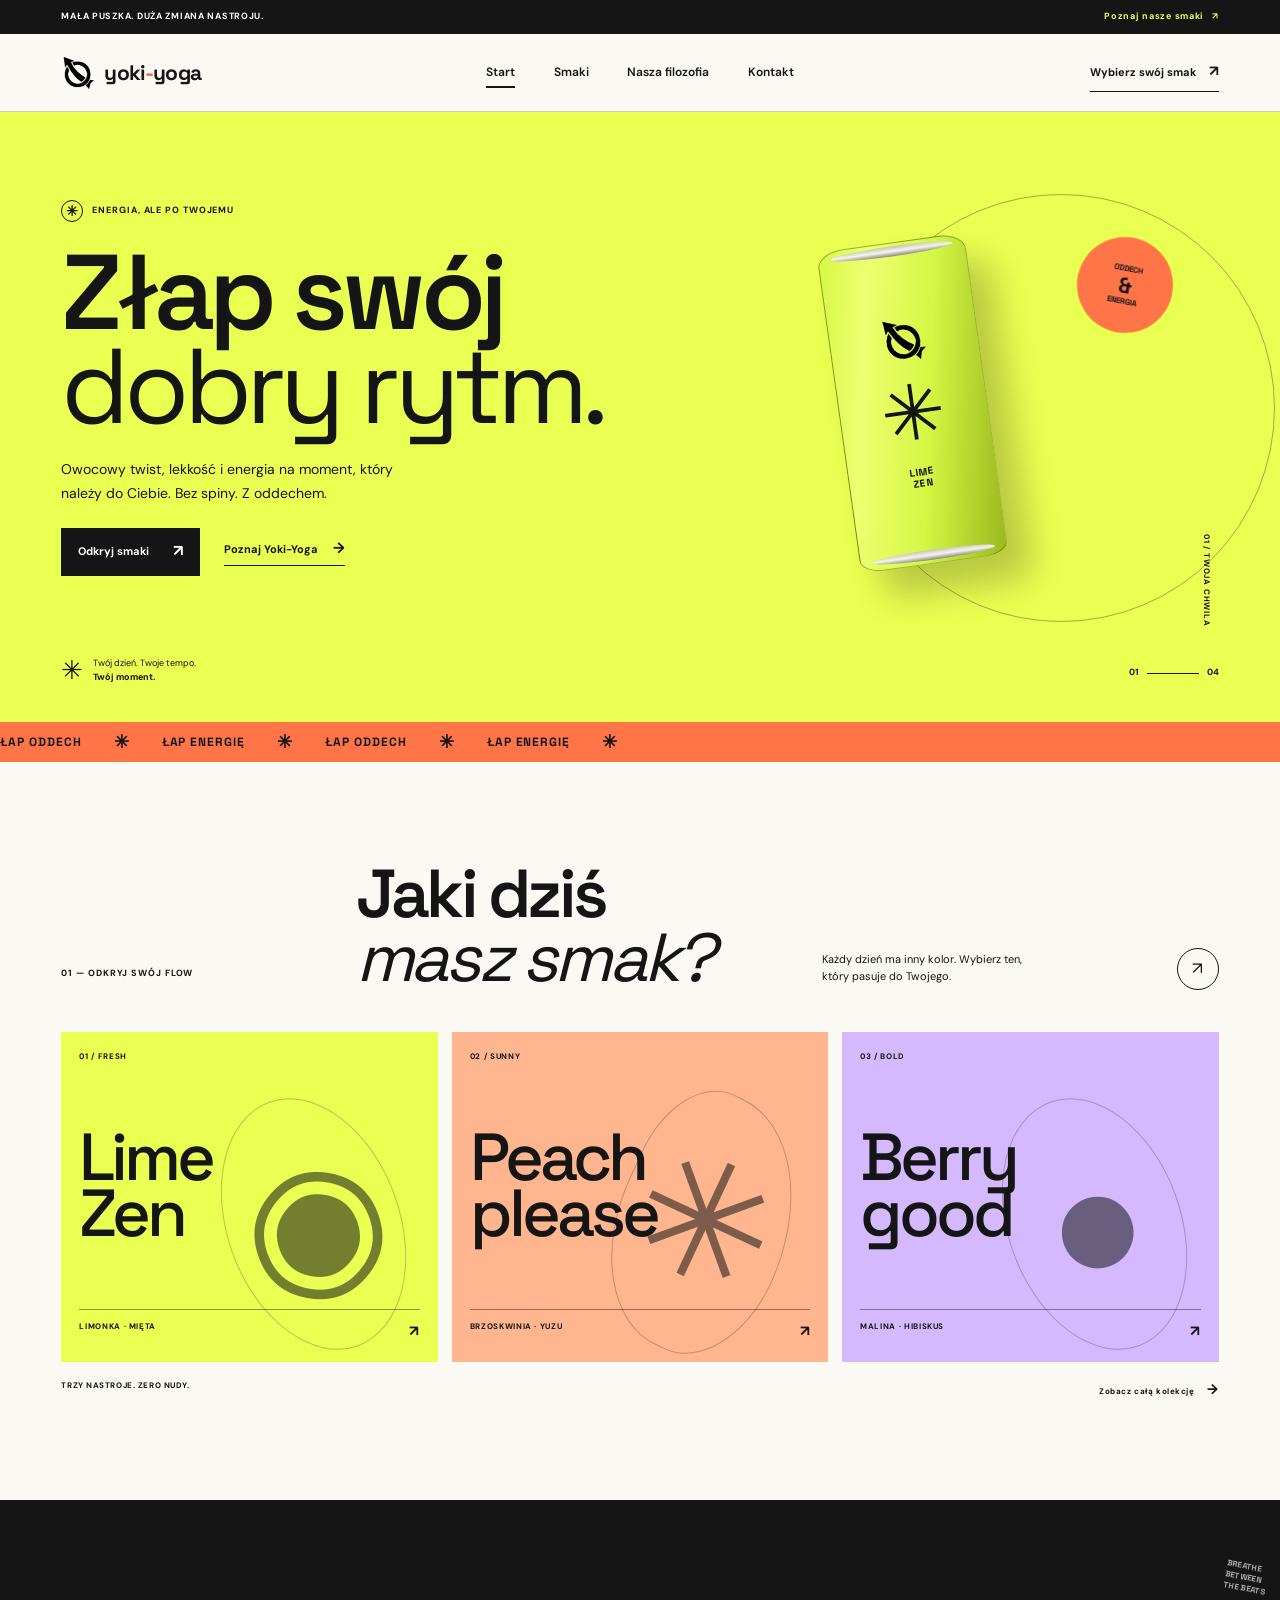
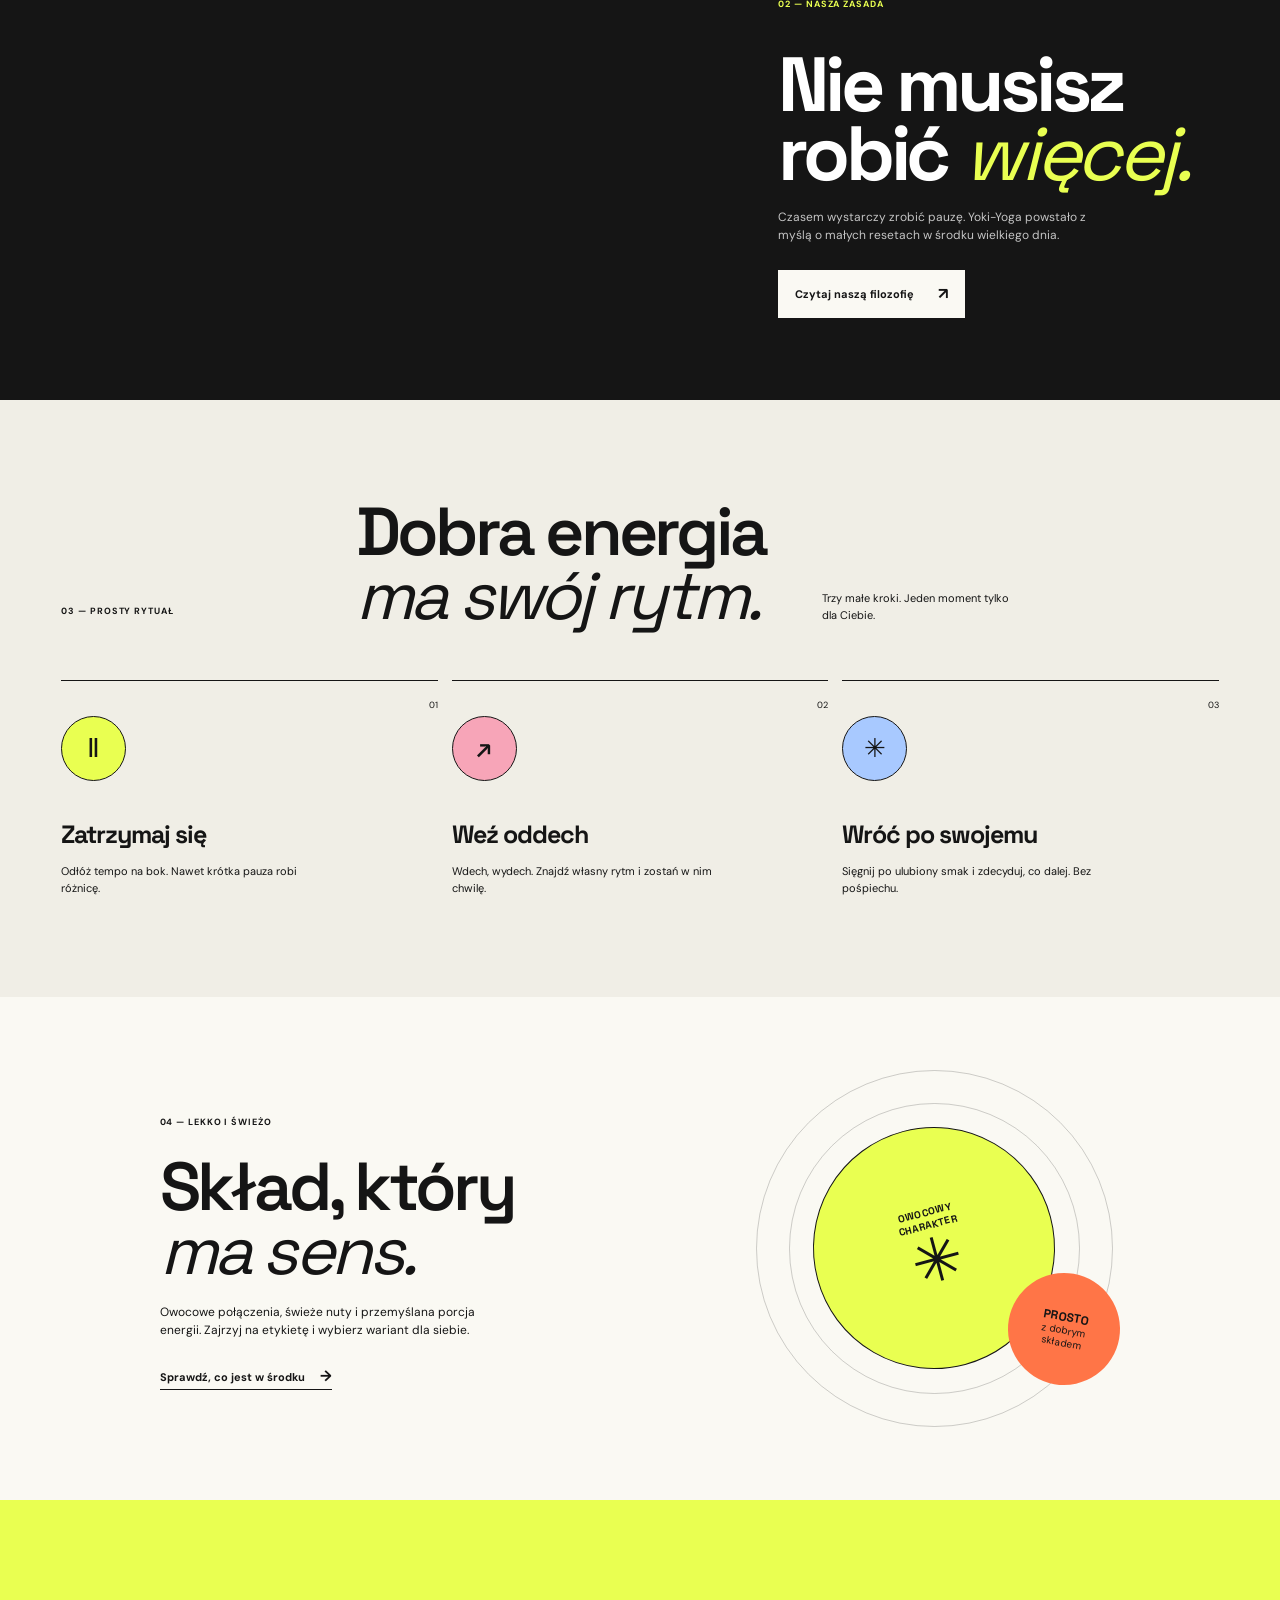
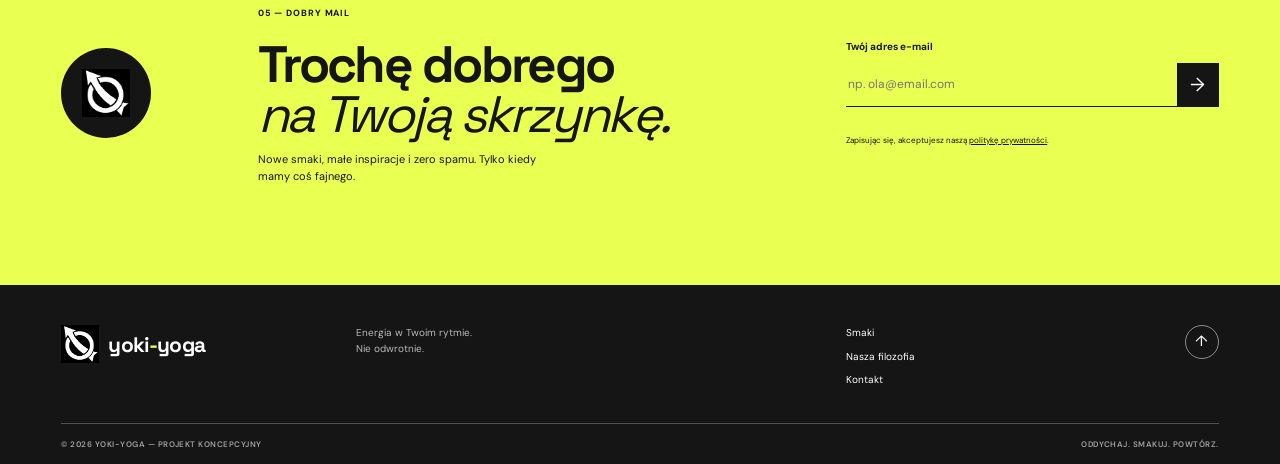
<file: index.html>
<!doctype html>
<html lang="pl">
<head>
	<meta charset="utf-8">
	<meta name="viewport" content="width=device-width, initial-scale=1">
	<meta name="theme-color" content="#e9ff51">
	<meta name="description" content="Yoki-Yoga: energia w swoim rytmie. Poznaj lekkie, owocowe napoje i znajdź smak na swój dzień.">
	<title>Yoki-Yoga — energia w swoim rytmie</title>
	<link rel="preconnect" href="https://fonts.googleapis.com">
	<link rel="preconnect" href="https://fonts.gstatic.com" crossorigin>
	<link href="https://fonts.googleapis.com/css2?family=DM+Sans:wght@400;500;600;700&family=Space+Grotesk:wght@400;500;600;700&display=swap" rel="stylesheet">
	<link rel="stylesheet" href="style.css">
	<script src="script.js" defer></script>
</head>
<body>
	<div class="announcement"><span>MAŁA PUSZKA. DUŻA ZMIANA NASTROJU.</span><a href="smaki.html">Poznaj nasze smaki <span aria-hidden="true">↗</span></a></div>
	<header class="site-header">
		<a class="brand" href="index.html" aria-label="Yoki-Yoga, strona główna"><img src="logo2.png" alt=""><span>yoki<span class="brand-dot">-</span>yoga</span></a>
		<button class="menu-toggle" type="button" aria-expanded="false" aria-controls="main-nav" aria-label="Otwórz menu"><span></span><span></span></button>
		<nav class="main-nav" id="main-nav" aria-label="Główna nawigacja">
			<a class="active" href="index.html">Start</a><a href="smaki.html">Smaki</a><a href="filozofia.html">Nasza filozofia</a><a href="kontakt.html">Kontakt</a>
		</nav>
		<a class="header-cta" href="smaki.html">Wybierz swój smak <span aria-hidden="true">↗</span></a>
	</header>

	<main>
		<section class="hero grid-12" aria-labelledby="hero-title">
			<div class="hero-copy">
				<p class="eyebrow"><span class="eyebrow-mark">✳</span> ENERGIA, ALE PO TWOJEMU</p>
				<h1 id="hero-title">Złap swój<br><span>dobry rytm.</span></h1>
				<p class="hero-lede">Owocowy twist, lekkość i energia na moment, który należy do Ciebie. Bez spiny. Z oddechem.</p>
				<div class="hero-actions"><a class="button button-dark" href="smaki.html">Odkryj smaki <span aria-hidden="true">↗</span></a><a class="text-link" href="filozofia.html">Poznaj Yoki-Yoga <span aria-hidden="true">→</span></a></div>
				<div class="hero-note"><span class="note-star">✳</span><span>Twój dzień. Twoje tempo.<br><strong>Twój moment.</strong></span></div>
			</div>
			<div class="hero-visual" role="img" aria-label="Kolorowy owocowy napój na letnim stole">
				<div class="hero-image"></div><div class="hero-sticker"><span>ODDECH</span><strong>&</strong><span>ENERGIA</span></div>
				<div class="hero-can"><div class="can-top"></div><img class="can-brand" src="logo2.png" alt="Yoki-Yoga"><div class="can-fruit">✳</div><div class="can-label">LIME<br>ZEN</div><div class="can-bottom"></div></div>
				<span class="hero-side-label">01 / TWOJA CHWILA</span>
			</div>
			<div class="hero-index"><span>01</span><span class="index-line"></span><span>04</span></div>
		</section>

		<section class="ticker" aria-label="Nasze wartości"><div class="ticker-track"><span>ŁAP ODDECH</span><b>✳</b><span>ŁAP ENERGIĘ</span><b>✳</b><span>ŁAP ODDECH</span><b>✳</b><span>ŁAP ENERGIĘ</span><b>✳</b></div></section>

		<section class="flavours section-pad" aria-labelledby="flavours-title">
			<div class="section-heading grid-12"><div class="section-kicker">01 — ODKRYJ SWÓJ FLOW</div><div class="section-heading-main"><h2 id="flavours-title">Jaki dziś<br><em>masz smak?</em></h2><p>Każdy dzień ma inny kolor. Wybierz ten, który pasuje do Twojego.</p></div><a class="round-link" href="smaki.html" aria-label="Zobacz wszystkie smaki">↗</a></div>
			<div class="flavour-grid grid-12">
				<a class="flavour-card flavour-lime" href="smaki.html#lime"><span class="flavour-number">01 / FRESH</span><span class="fruit-orbit">◉</span><h3>Lime<br>Zen</h3><span class="flavour-bottom">LIMONKA · MIĘTA <b>↗</b></span></a>
				<a class="flavour-card flavour-peach" href="smaki.html#peach"><span class="flavour-number">02 / SUNNY</span><span class="fruit-orbit">✳</span><h3>Peach<br> please</h3><span class="flavour-bottom">BRZOSKWINIA · YUZU <b>↗</b></span></a>
				<a class="flavour-card flavour-berry" href="smaki.html#berry"><span class="flavour-number">03 / BOLD</span><span class="fruit-orbit">●</span><h3>Berry<br>good</h3><span class="flavour-bottom">MALINA · HIBISKUS <b>↗</b></span></a>
			</div>
			<div class="flavour-foot"><span>TRZY NASTROJE. ZERO NUDY.</span><a href="smaki.html">Zobacz całą kolekcję <span>→</span></a></div>
		</section>

		<section class="manifesto grid-12" aria-labelledby="manifesto-title">
			<div class="manifesto-image" role="img" aria-label="Świeże owoce i zioła" ></div>
			<div class="manifesto-copy"><span class="section-kicker">02 — NASZA ZASADA</span><h2 id="manifesto-title">Nie musisz<br>robić <em>więcej.</em></h2><p>Czasem wystarczy zrobić pauzę. Yoki-Yoga powstało z myślą o małych resetach w środku wielkiego dnia.</p><a class="button button-light" href="filozofia.html">Czytaj naszą filozofię <span>↗</span></a><span class="manifesto-stamp">BREATHE<br>BETWEEN<br>THE BEATS</span></div>
		</section>

		<section class="ritual section-pad" aria-labelledby="ritual-title">
			<div class="section-heading grid-12"><div class="section-kicker">03 — PROSTY RYTUAŁ</div><div class="section-heading-main"><h2 id="ritual-title">Dobra energia<br><em>ma swój rytm.</em></h2><p>Trzy małe kroki. Jeden moment tylko dla Ciebie.</p></div></div>
			<div class="ritual-grid grid-12">
				<article class="ritual-step"><span class="step-no">01</span><div class="step-icon icon-pause">Ⅱ</div><h3>Zatrzymaj się</h3><p>Odłóż tempo na bok. Nawet krótka pauza robi różnicę.</p></article>
				<article class="ritual-step"><span class="step-no">02</span><div class="step-icon icon-breathe">↗</div><h3>Weź oddech</h3><p>Wdech, wydech. Znajdź własny rytm i zostań w nim chwilę.</p></article>
				<article class="ritual-step"><span class="step-no">03</span><div class="step-icon icon-sip">✳</div><h3>Wróć po swojemu</h3><p>Sięgnij po ulubiony smak i zdecyduj, co dalej. Bez pośpiechu.</p></article>
			</div>
		</section>

		<section class="ingredients grid-12" aria-labelledby="ingredients-title">
			<div class="ingredients-copy"><span class="section-kicker">04 — LEKKO I ŚWIEŻO</span><h2 id="ingredients-title">Skład, który<br><em>ma sens.</em></h2><p>Owocowe połączenia, świeże nuty i przemyślana porcja energii. Zajrzyj na etykietę i wybierz wariant dla siebie.</p><a class="text-link" href="smaki.html#sklad">Sprawdź, co jest w środku <span>→</span></a></div>
			<div class="ingredients-art"><div class="ingredient-ring"><span>OWOCOWY<br>CHARAKTER</span><i>✳</i></div><div class="ingredient-caption"><b>PROSTO</b><span>z dobrym<br>składem</span></div><span class="ingredient-orbit orbit-one"></span><span class="ingredient-orbit orbit-two"></span></div>
		</section>

		<section class="newsletter section-pad" aria-labelledby="newsletter-title"><div class="newsletter-inner grid-12"><div class="newsletter-mark"><img src="logo1.png" alt=""></div><div class="newsletter-copy"><span class="section-kicker">05 — DOBRY MAIL</span><h2 id="newsletter-title">Trochę dobrego<br><em>na Twoją skrzynkę.</em></h2><p>Nowe smaki, małe inspiracje i zero spamu. Tylko kiedy mamy coś fajnego.</p></div><form class="newsletter-form" data-demo-form><label for="newsletter-email">Twój adres e-mail</label><div class="input-row"><input id="newsletter-email" type="email" placeholder="np. ola@email.com" required><button type="submit" aria-label="Zapisz się do newslettera">→</button></div><p class="form-feedback" aria-live="polite"></p><small>Zapisując się, akceptujesz naszą <a href="kontakt.html#prywatnosc">politykę prywatności</a>.</small></form></div></section>
	</main>

	<footer class="site-footer"><div class="footer-main grid-12"><a class="brand brand-footer" href="index.html"><img src="logo1.png" alt=""><span>yoki<span class="brand-dot">-</span>yoga</span></a><p>Energia w Twoim rytmie.<br>Nie odwrotnie.</p><div class="footer-nav"><a href="smaki.html">Smaki</a><a href="filozofia.html">Nasza filozofia</a><a href="kontakt.html">Kontakt</a></div><a class="footer-top" href="#top" aria-label="Wróć na górę">↑</a></div><div class="footer-bottom"><span>© 2026 YOKI-YOGA — PROJEKT KONCEPCYJNY</span><span>ODDYCHAJ. SMAKUJ. POWTÓRZ.</span></div></footer>
</body>
</html>
</file>
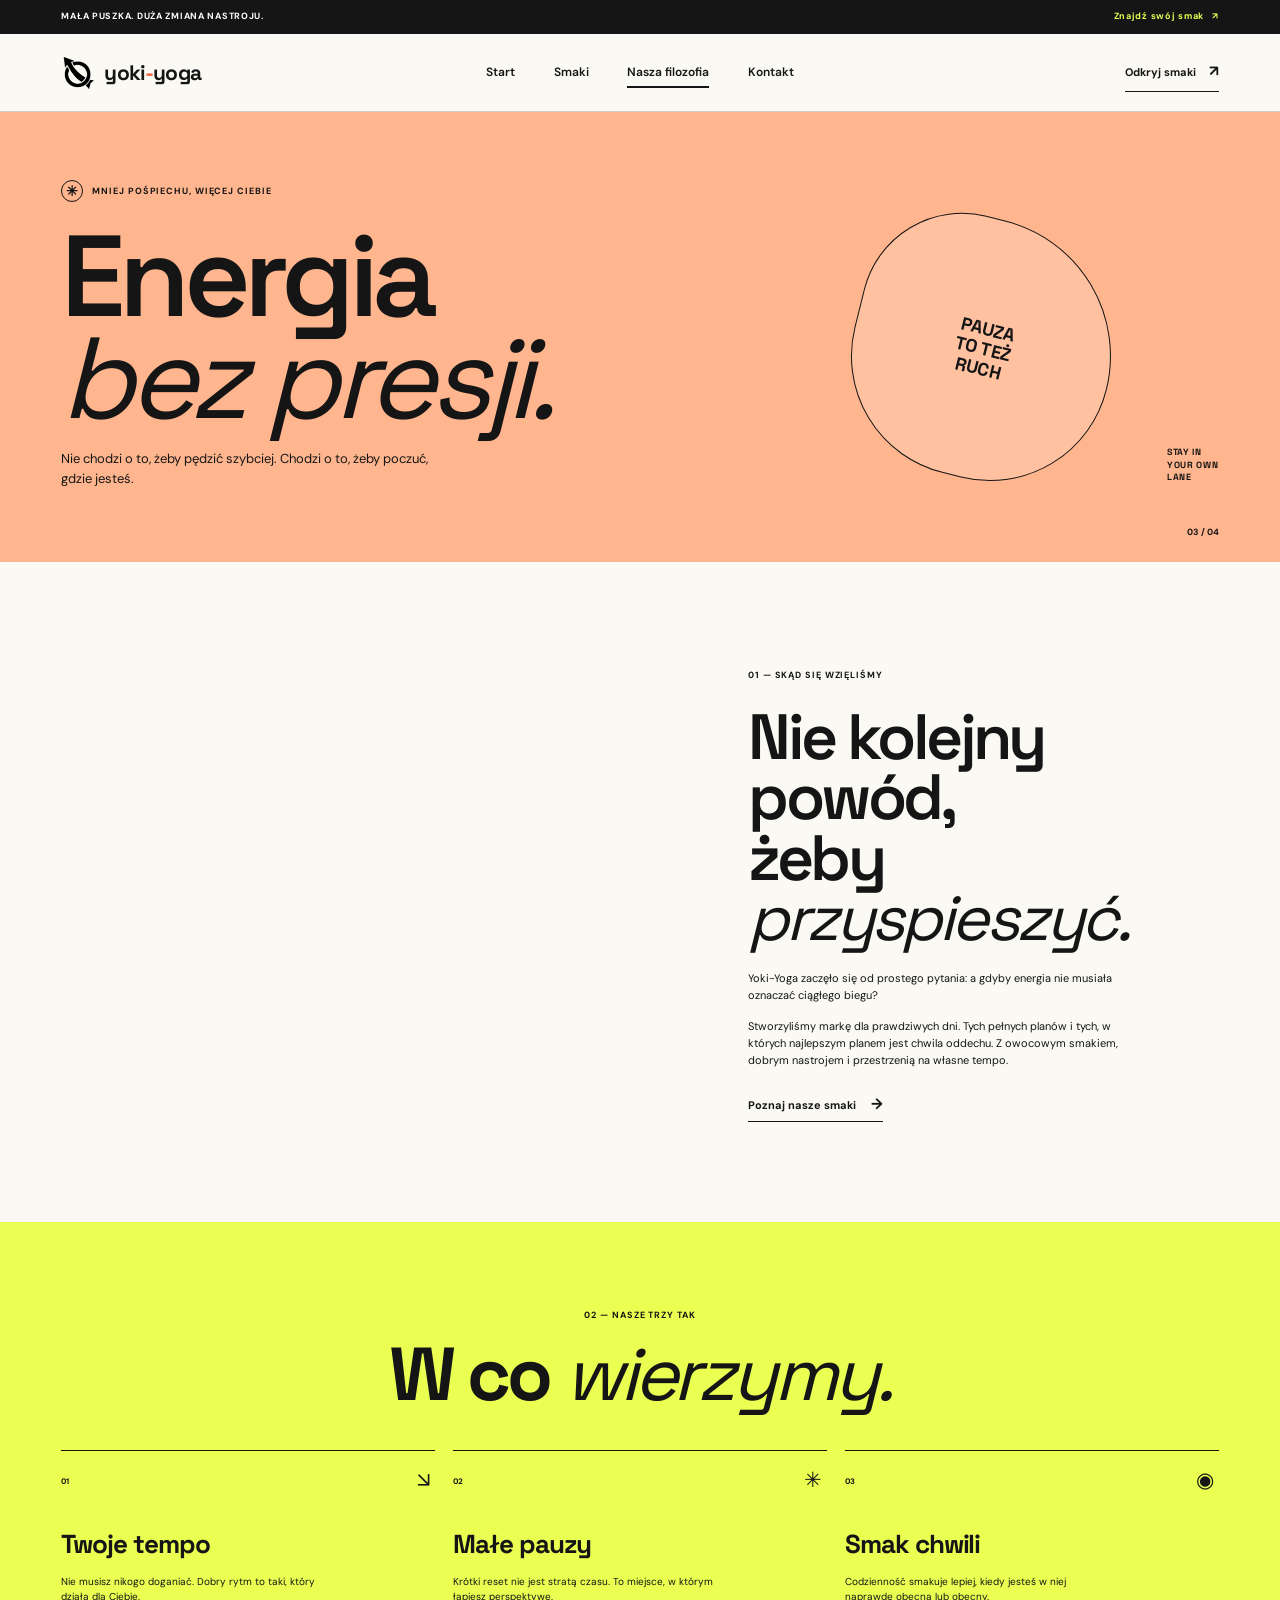
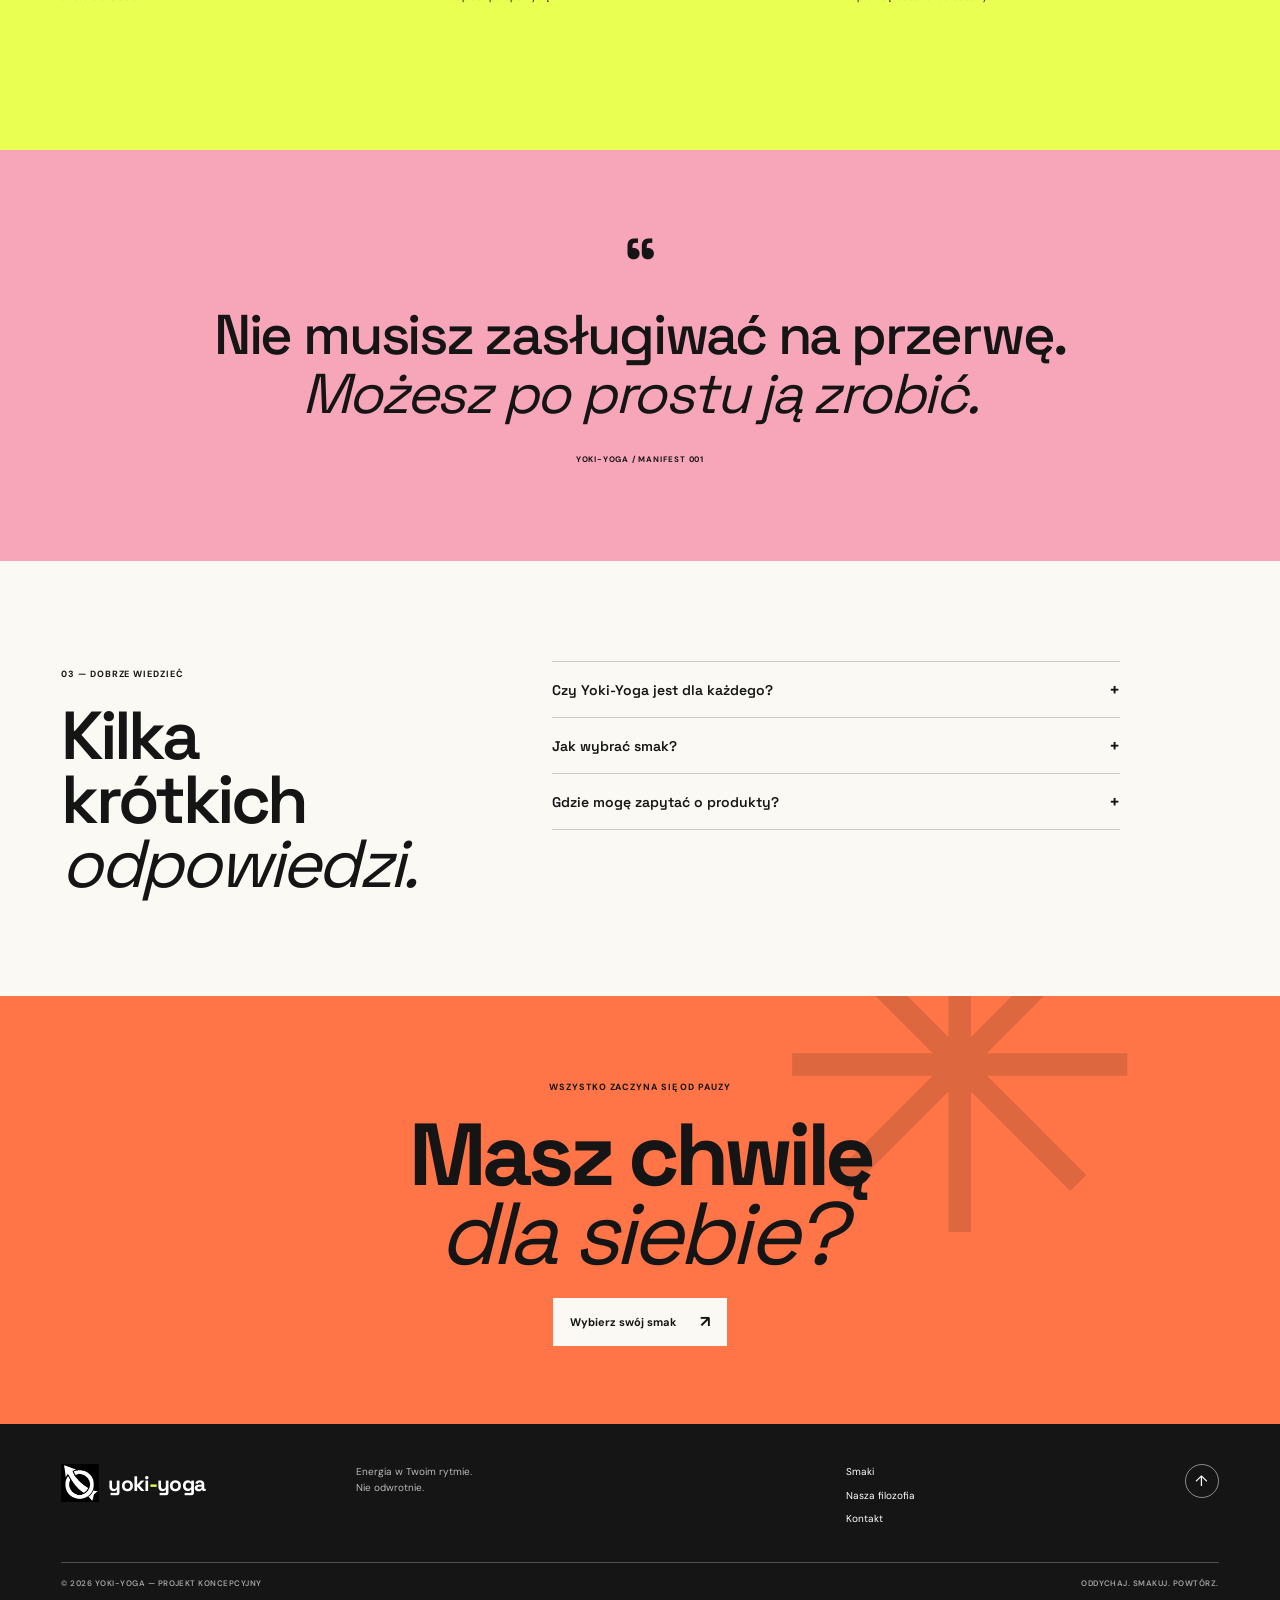
<file: filozofia.html>
<!doctype html>
<html lang="pl">
<head>
  <meta charset="utf-8"><meta name="viewport" content="width=device-width, initial-scale=1"><meta name="theme-color" content="#e9ff51">
  <meta name="description" content="Poznaj filozofię Yoki-Yoga: świadome pauzy, własne tempo i smak codzienności.">
  <title>Nasza filozofia — Yoki-Yoga</title>
  <link rel="preconnect" href="https://fonts.googleapis.com"><link rel="preconnect" href="https://fonts.gstatic.com" crossorigin><link href="https://fonts.googleapis.com/css2?family=DM+Sans:wght@400;500;600;700&family=Space+Grotesk:wght@400;500;600;700&display=swap" rel="stylesheet">
  <link rel="stylesheet" href="style.css"><script src="script.js" defer></script>
</head>
<body>
  <div class="announcement"><span>MAŁA PUSZKA. DUŻA ZMIANA NASTROJU.</span><a href="smaki.html">Znajdź swój smak <span>↗</span></a></div>
  <header class="site-header"><a class="brand" href="index.html" aria-label="Yoki-Yoga, strona główna"><img src="logo2.png" alt=""><span>yoki<span class="brand-dot">-</span>yoga</span></a><button class="menu-toggle" type="button" aria-expanded="false" aria-controls="main-nav" aria-label="Otwórz menu"><span></span><span></span></button><nav class="main-nav" id="main-nav" aria-label="Główna nawigacja"><a href="index.html">Start</a><a href="smaki.html">Smaki</a><a class="active" href="filozofia.html">Nasza filozofia</a><a href="kontakt.html">Kontakt</a></nav><a class="header-cta" href="smaki.html">Odkryj smaki <span>↗</span></a></header>
  <main>
    <section class="page-hero page-hero-peach grid-12"><div class="page-hero-copy"><p class="eyebrow"><span class="eyebrow-mark">✳</span> MNIEJ POŚPIECHU, WIĘCEJ CIEBIE</p><h1>Energia<br><em>bez presji.</em></h1><p>Nie chodzi o to, żeby pędzić szybciej. Chodzi o to, żeby poczuć, gdzie jesteś.</p></div><div class="page-hero-art philosophy-art"><div class="page-orbit">PAUZA<br>TO TEŻ<br>RUCH</div><span class="page-art-note">STAY IN<br>YOUR OWN<br>LANE</span></div><div class="page-hero-index">03 / 04</div></section>
    <section class="manifesto-story section-pad grid-12"><div class="story-image" role="img" aria-label="Spokojna chwila przy szklance owocowego napoju"></div><div class="story-copy"><span class="section-kicker">01 — SKĄD SIĘ WZIĘLIŚMY</span><h2>Nie kolejny powód,<br>żeby <em>przyspieszyć.</em></h2><p>Yoki-Yoga zaczęło się od prostego pytania: a gdyby energia nie musiała oznaczać ciągłego biegu?</p><p>Stworzyliśmy markę dla prawdziwych dni. Tych pełnych planów i tych, w których najlepszym planem jest chwila oddechu. Z owocowym smakiem, dobrym nastrojem i przestrzenią na własne tempo.</p><a class="text-link" href="smaki.html">Poznaj nasze smaki <span>→</span></a></div></section>
    <section class="values-section"><div class="values-heading"><span class="section-kicker">02 — NASZE TRZY TAK</span><h2>W co <em>wierzymy.</em></h2></div><div class="values-grid grid-12"><article class="value-item"><span class="value-index">01</span><span class="value-symbol">↘</span><h3>Twoje tempo</h3><p>Nie musisz nikogo doganiać. Dobry rytm to taki, który działa dla Ciebie.</p></article><article class="value-item"><span class="value-index">02</span><span class="value-symbol">✳</span><h3>Małe pauzy</h3><p>Krótki reset nie jest stratą czasu. To miejsce, w którym łapiesz perspektywę.</p></article><article class="value-item"><span class="value-index">03</span><span class="value-symbol">◉</span><h3>Smak chwili</h3><p>Codzienność smakuje lepiej, kiedy jesteś w niej naprawdę obecna lub obecny.</p></article></div></section>
    <section class="quote-section"><span class="quote-symbol">“</span><blockquote>Nie musisz zasługiwać na przerwę.<br><em>Możesz po prostu ją zrobić.</em></blockquote><span class="quote-caption">YOKI-YOGA / MANIFEST 001</span></section>
    <section class="faq-section section-pad"><div class="faq-heading"><span class="section-kicker">03 — DOBRZE WIEDZIEĆ</span><h2>Kilka krótkich<br><em>odpowiedzi.</em></h2></div><div class="faq-list"><details><summary>Czy Yoki-Yoga jest dla każdego?<span>+</span></summary><p>Marka jest zaproszeniem do świadomej chwili dla dorosłych. Przed wyborem napoju zawsze sprawdź skład i informacje na etykiecie.</p></details><details><summary>Jak wybrać smak?<span>+</span></summary><p>Wybierz według nastroju: Lime Zen jest rześki, Peach Please owocowy i słoneczny, a Berry Good ma wyrazisty, kwiatowy charakter.</p></details><details><summary>Gdzie mogę zapytać o produkty?<span>+</span></summary><p>Napisz do nas przez formularz kontaktowy. Chętnie odpowiemy na pytania dotyczące marki i produktów.</p></details></div></section>
    <section class="bottom-cta"><span class="section-kicker">WSZYSTKO ZACZYNA SIĘ OD PAUZY</span><h2>Masz chwilę<br><em>dla siebie?</em></h2><a class="button button-light" href="smaki.html">Wybierz swój smak <span>↗</span></a><span class="bottom-cta-mark">✳</span></section>
  </main>
  <footer class="site-footer"><div class="footer-main grid-12"><a class="brand brand-footer" href="index.html"><img src="logo1.png" alt=""><span>yoki<span class="brand-dot">-</span>yoga</span></a><p>Energia w Twoim rytmie.<br>Nie odwrotnie.</p><div class="footer-nav"><a href="smaki.html">Smaki</a><a href="filozofia.html">Nasza filozofia</a><a href="kontakt.html">Kontakt</a></div><a class="footer-top" href="#top" aria-label="Wróć na górę">↑</a></div><div class="footer-bottom"><span>© 2026 YOKI-YOGA — PROJEKT KONCEPCYJNY</span><span>ODDYCHAJ. SMAKUJ. POWTÓRZ.</span></div></footer>
</body></html>
</file>
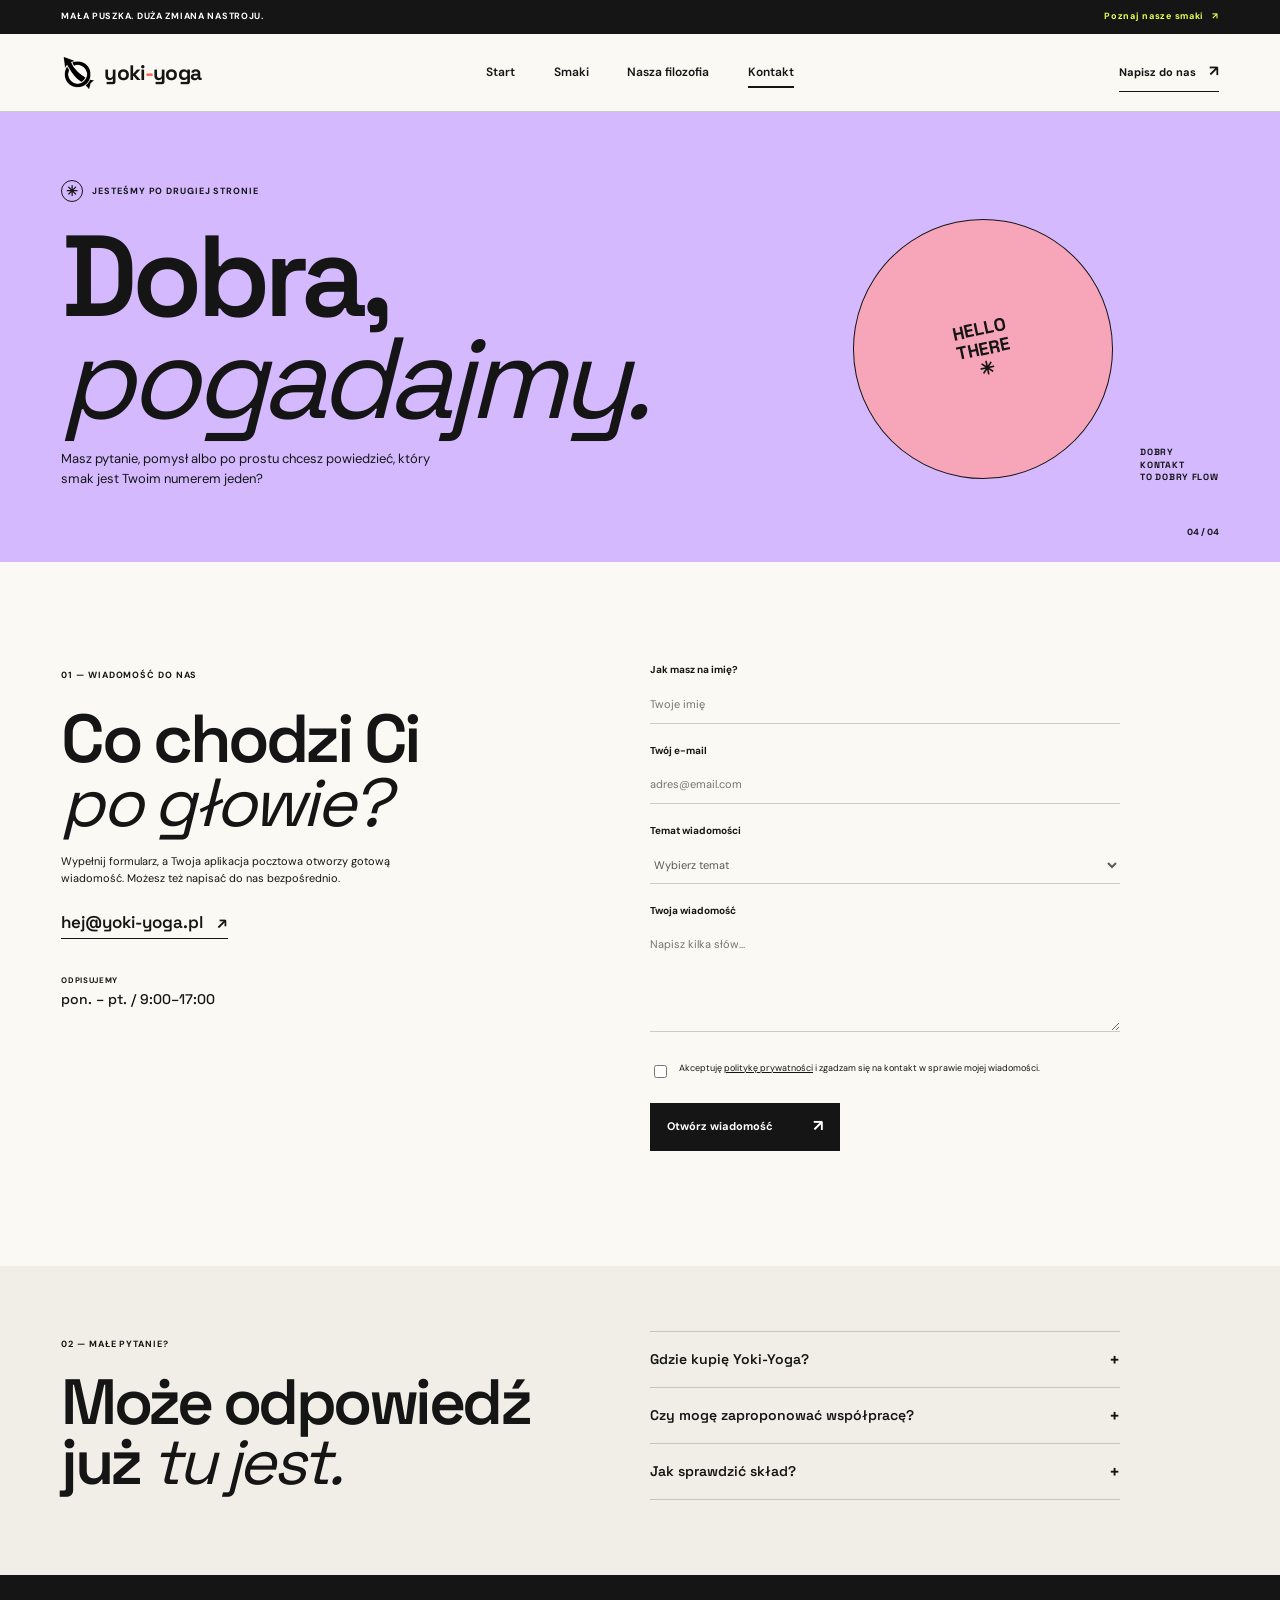
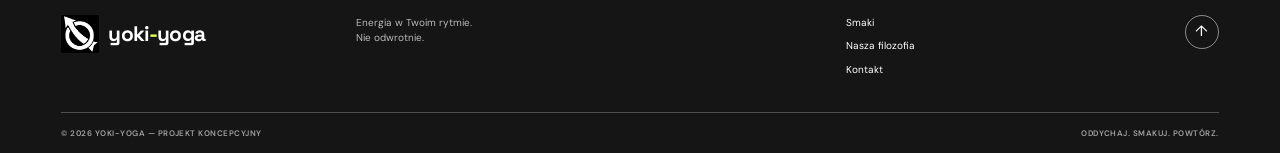
<file: kontakt.html>
<!doctype html>
<html lang="pl">
<head>
  <meta charset="utf-8"><meta name="viewport" content="width=device-width, initial-scale=1"><meta name="theme-color" content="#e9ff51">
  <meta name="description" content="Skontaktuj się z Yoki-Yoga. Napisz do nas o smakach, współpracy lub po prostu po więcej informacji.">
  <title>Kontakt — Yoki-Yoga</title>
  <link rel="preconnect" href="https://fonts.googleapis.com"><link rel="preconnect" href="https://fonts.gstatic.com" crossorigin><link href="https://fonts.googleapis.com/css2?family=DM+Sans:wght@400;500;600;700&family=Space+Grotesk:wght@400;500;600;700&display=swap" rel="stylesheet">
  <link rel="stylesheet" href="style.css"><script src="script.js" defer></script>
</head>
<body>
  <div class="announcement"><span>MAŁA PUSZKA. DUŻA ZMIANA NASTROJU.</span><a href="smaki.html">Poznaj nasze smaki <span>↗</span></a></div>
  <header class="site-header"><a class="brand" href="index.html" aria-label="Yoki-Yoga, strona główna"><img src="logo2.png" alt=""><span>yoki<span class="brand-dot">-</span>yoga</span></a><button class="menu-toggle" type="button" aria-expanded="false" aria-controls="main-nav" aria-label="Otwórz menu"><span></span><span></span></button><nav class="main-nav" id="main-nav" aria-label="Główna nawigacja"><a href="index.html">Start</a><a href="smaki.html">Smaki</a><a href="filozofia.html">Nasza filozofia</a><a class="active" href="kontakt.html">Kontakt</a></nav><a class="header-cta" href="mailto:hej@yoki-yoga.pl">Napisz do nas <span>↗</span></a></header>
  <main>
    <section class="page-hero page-hero-berry grid-12"><div class="page-hero-copy"><p class="eyebrow"><span class="eyebrow-mark">✳</span> JESTEŚMY PO DRUGIEJ STRONIE</p><h1>Dobra,<br><em>pogadajmy.</em></h1><p>Masz pytanie, pomysł albo po prostu chcesz powiedzieć, który smak jest Twoim numerem jeden?</p></div><div class="page-hero-art contact-art"><div class="page-orbit">HELLO<br>THERE<br>✳</div><span class="page-art-note">DOBRY<br>KONTAKT<br>TO DOBRY FLOW</span></div><div class="page-hero-index">04 / 04</div></section>
    <section class="contact-section section-pad grid-12"><div class="contact-intro"><span class="section-kicker">01 — WIADOMOŚĆ DO NAS</span><h2>Co chodzi Ci<br><em>po głowie?</em></h2><p>Wypełnij formularz, a Twoja aplikacja pocztowa otworzy gotową wiadomość. Możesz też napisać do nas bezpośrednio.</p><a class="contact-email" href="mailto:hej@yoki-yoga.pl">hej@yoki-yoga.pl <span>↗</span></a><div class="contact-hours"><span>ODPISUJEMY</span><strong>pon. – pt. / 9:00–17:00</strong></div></div>
      <form class="contact-form" data-contact-form>
        <div class="form-field"><label for="contact-name">Jak masz na imię?</label><input id="contact-name" name="name" type="text" placeholder="Twoje imię" autocomplete="name" required></div>
        <div class="form-field"><label for="contact-email">Twój e-mail</label><input id="contact-email" name="email" type="email" placeholder="adres@email.com" autocomplete="email" required></div>
        <div class="form-field"><label for="contact-topic">Temat wiadomości</label><select id="contact-topic" name="topic" required><option value="" disabled selected>Wybierz temat</option><option>Pytanie o produkt</option><option>Współpraca</option><option>Media</option><option>Inne</option></select></div>
        <div class="form-field"><label for="contact-message">Twoja wiadomość</label><textarea id="contact-message" name="message" rows="5" placeholder="Napisz kilka słów..." required></textarea></div>
        <label class="consent-field"><input name="consent" type="checkbox" required><span>Akceptuję <a href="#prywatnosc">politykę prywatności</a> i zgadzam się na kontakt w sprawie mojej wiadomości.</span></label>
        <button class="button button-dark" type="submit">Otwórz wiadomość <span>↗</span></button><p class="form-feedback" aria-live="polite"></p>
      </form>
    </section>
    <section class="contact-bottom"><div class="contact-bottom-grid grid-12"><div><span class="section-kicker">02 — MAŁE PYTANIE?</span><h2>Może odpowiedź<br>już <em>tu jest.</em></h2></div><div class="contact-faq"><details><summary>Gdzie kupię Yoki-Yoga?<span>+</span></summary><p>Informacje o dostępności produktów pojawią się wkrótce. Napisz do nas, a damy znać, gdy będziemy mieć aktualizację.</p></details><details><summary>Czy mogę zaproponować współpracę?<span>+</span></summary><p>Jasne. Wybierz temat „Współpraca” w formularzu i opowiedz nam krótko o swoim pomyśle.</p></details><details><summary>Jak sprawdzić skład?<span>+</span></summary><p>Skład oraz wartości odżywcze znajdziesz na etykiecie konkretnego wariantu. W razie wątpliwości skontaktuj się z nami.</p></details></div></div></section>
  </main>
  <footer class="site-footer"><div class="footer-main grid-12"><a class="brand brand-footer" href="index.html"><img src="logo1.png" alt=""><span>yoki<span class="brand-dot">-</span>yoga</span></a><p>Energia w Twoim rytmie.<br>Nie odwrotnie.</p><div class="footer-nav"><a href="smaki.html">Smaki</a><a href="filozofia.html">Nasza filozofia</a><a href="kontakt.html">Kontakt</a></div><a class="footer-top" href="#top" aria-label="Wróć na górę">↑</a></div><div class="footer-bottom"><span>© 2026 YOKI-YOGA — PROJEKT KONCEPCYJNY</span><span>ODDYCHAJ. SMAKUJ. POWTÓRZ.</span></div></footer>
</body></html>
</file>
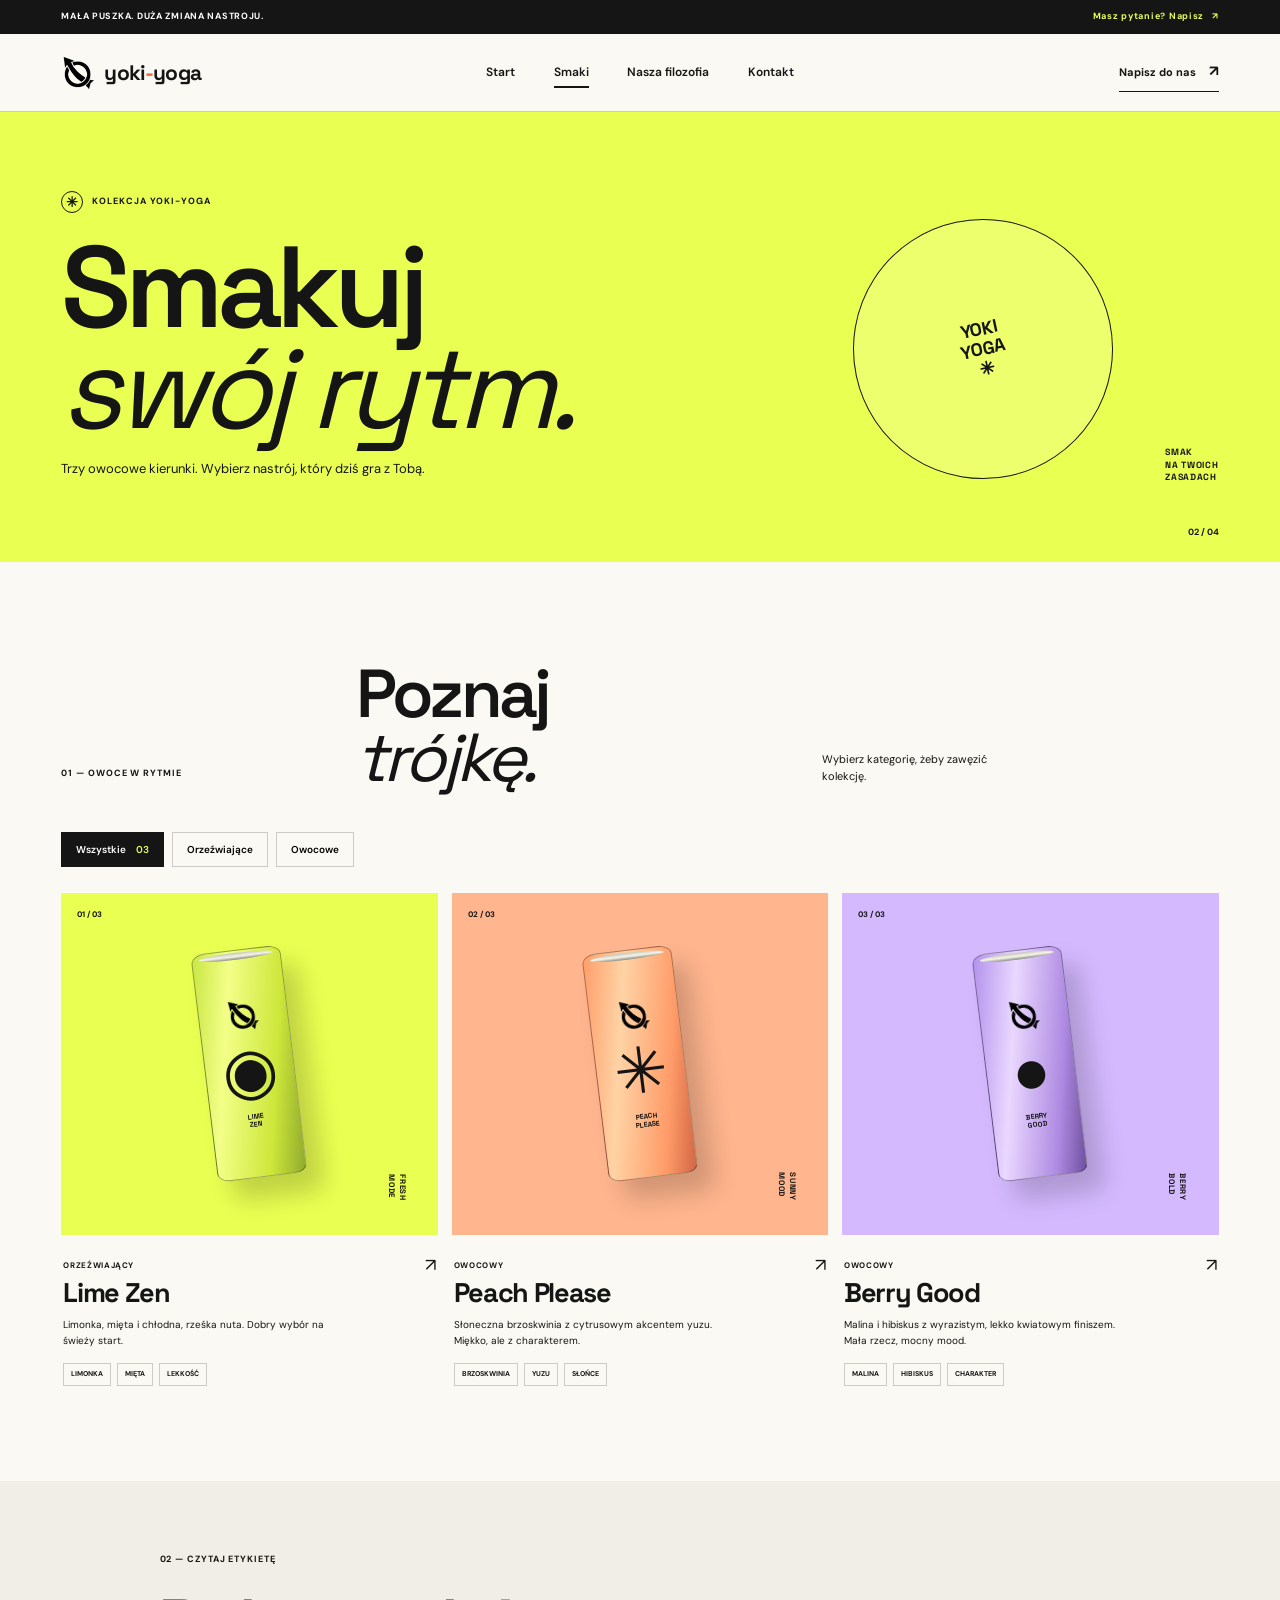
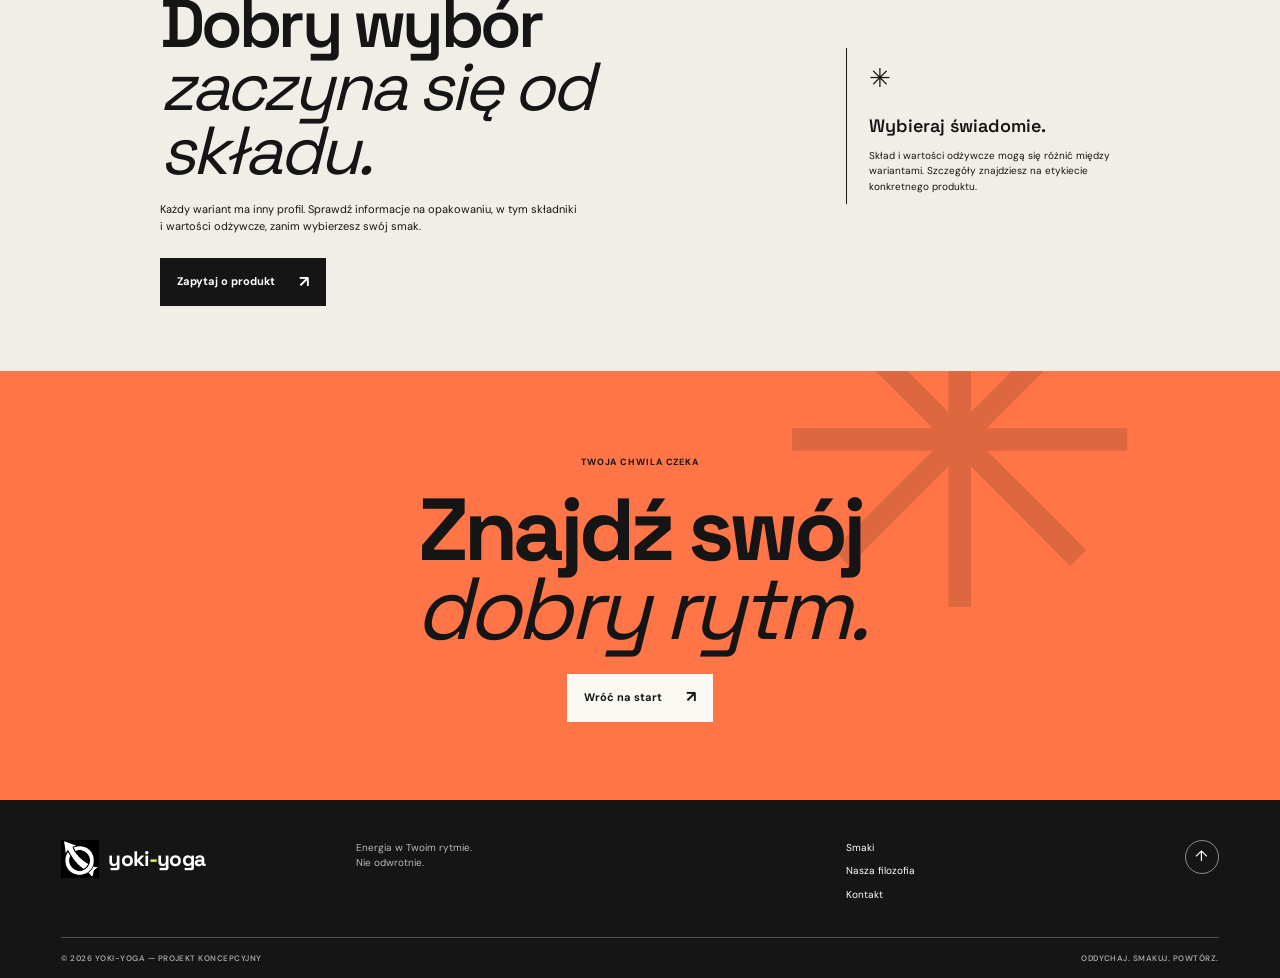
<file: smaki.html>
<!doctype html>
<html lang="pl">
<head>
  <meta charset="utf-8"><meta name="viewport" content="width=device-width, initial-scale=1"><meta name="theme-color" content="#e9ff51">
  <meta name="description" content="Poznaj owocowe smaki Yoki-Yoga i wybierz swój rytm.">
  <title>Smaki — Yoki-Yoga</title>
  <link rel="preconnect" href="https://fonts.googleapis.com"><link rel="preconnect" href="https://fonts.gstatic.com" crossorigin><link href="https://fonts.googleapis.com/css2?family=DM+Sans:wght@400;500;600;700&family=Space+Grotesk:wght@400;500;600;700&display=swap" rel="stylesheet">
  <link rel="stylesheet" href="style.css"><script src="script.js" defer></script>
</head>
<body>
  <div class="announcement"><span>MAŁA PUSZKA. DUŻA ZMIANA NASTROJU.</span><a href="kontakt.html">Masz pytanie? Napisz <span>↗</span></a></div>
  <header class="site-header"><a class="brand" href="index.html" aria-label="Yoki-Yoga, strona główna"><img src="logo2.png" alt=""><span>yoki<span class="brand-dot">-</span>yoga</span></a><button class="menu-toggle" type="button" aria-expanded="false" aria-controls="main-nav" aria-label="Otwórz menu"><span></span><span></span></button><nav class="main-nav" id="main-nav" aria-label="Główna nawigacja"><a href="index.html">Start</a><a class="active" href="smaki.html">Smaki</a><a href="filozofia.html">Nasza filozofia</a><a href="kontakt.html">Kontakt</a></nav><a class="header-cta" href="kontakt.html">Napisz do nas <span>↗</span></a></header>
  <main>
    <section class="page-hero page-hero-lime grid-12"><div class="page-hero-copy"><p class="eyebrow"><span class="eyebrow-mark">✳</span> KOLEKCJA YOKI-YOGA</p><h1>Smakuj<br><em>swój rytm.</em></h1><p>Trzy owocowe kierunki. Wybierz nastrój, który dziś gra z Tobą.</p></div><div class="page-hero-art"><div class="page-orbit">YOKI<br>YOGA<br>✳</div><span class="page-art-note">SMAK<br>NA TWOICH<br>ZASADACH</span></div><div class="page-hero-index">02 / 04</div></section>
    <section class="product-section section-pad" aria-labelledby="products-title"><div class="section-heading grid-12"><div class="section-kicker">01 — OWOCE W RYTMIE</div><div class="section-heading-main"><h2 id="products-title">Poznaj<br><em>trójkę.</em></h2><p>Wybierz kategorię, żeby zawęzić kolekcję.</p></div></div>
      <div class="filter-bar" role="group" aria-label="Filtruj smaki"><button class="filter-button is-active" type="button" data-filter="all" aria-pressed="true">Wszystkie <span>03</span></button><button class="filter-button" type="button" data-filter="fresh" aria-pressed="false">Orzeźwiające</button><button class="filter-button" type="button" data-filter="fruity" aria-pressed="false">Owocowe</button></div>
      <div class="product-grid grid-12">
        <article class="product-card product-lime" id="lime" data-category="fresh"><div class="product-art"><span class="product-count">01 / 03</span><div class="product-can"><span class="product-can-top"></span><img class="product-can-logo" src="logo2.png" alt="Yoki-Yoga"><span class="product-fruit">◉</span><span class="product-can-name">LIME<br>ZEN</span></div><span class="product-art-label">FRESH<br>MODE</span></div><div class="product-info"><div><span class="product-tag">ORZEŹWIAJĄCY</span><h3>Lime Zen</h3></div><span class="product-arrow">↗</span><p>Limonka, mięta i chłodna, rześka nuta. Dobry wybór na świeży start.</p><div class="product-meta"><span>LIMONKA</span><span>MIĘTA</span><span>LEKKOŚĆ</span></div></div></article>
        <article class="product-card product-peach" id="peach" data-category="fruity"><div class="product-art"><span class="product-count">02 / 03</span><div class="product-can"><span class="product-can-top"></span><img class="product-can-logo" src="logo2.png" alt="Yoki-Yoga"><span class="product-fruit">✳</span><span class="product-can-name">PEACH<br>PLEASE</span></div><span class="product-art-label">SUNNY<br>MOOD</span></div><div class="product-info"><div><span class="product-tag">OWOCOWY</span><h3>Peach Please</h3></div><span class="product-arrow">↗</span><p>Słoneczna brzoskwinia z cytrusowym akcentem yuzu. Miękko, ale z charakterem.</p><div class="product-meta"><span>BRZOSKWINIA</span><span>YUZU</span><span>SŁOŃCE</span></div></div></article>
        <article class="product-card product-berry" id="berry" data-category="fruity"><div class="product-art"><span class="product-count">03 / 03</span><div class="product-can"><span class="product-can-top"></span><img class="product-can-logo" src="logo2.png" alt="Yoki-Yoga"><span class="product-fruit">●</span><span class="product-can-name">BERRY<br>GOOD</span></div><span class="product-art-label">BERRY<br>BOLD</span></div><div class="product-info"><div><span class="product-tag">OWOCOWY</span><h3>Berry Good</h3></div><span class="product-arrow">↗</span><p>Malina i hibiskus z wyrazistym, lekko kwiatowym finiszem. Mała rzecz, mocny mood.</p><div class="product-meta"><span>MALINA</span><span>HIBISKUS</span><span>CHARAKTER</span></div></div></article>
      </div><p class="filter-empty" hidden>Nie znaleźliśmy smaku w tej kategorii.</p>
    </section>
    <section class="ingredients-detail grid-12" id="sklad"><div class="ingredients-detail-copy"><span class="section-kicker">02 — CZYTAJ ETYKIETĘ</span><h2>Dobry wybór<br><em>zaczyna się od składu.</em></h2><p>Każdy wariant ma inny profil. Sprawdź informacje na opakowaniu, w tym składniki i wartości odżywcze, zanim wybierzesz swój smak.</p><a class="button button-dark" href="kontakt.html">Zapytaj o produkt <span>↗</span></a></div><div class="detail-note"><span class="detail-note-icon">✳</span><strong>Wybieraj świadomie.</strong><p>Skład i wartości odżywcze mogą się różnić między wariantami. Szczegóły znajdziesz na etykiecie konkretnego produktu.</p></div></section>
    <section class="bottom-cta"><span class="section-kicker">TWOJA CHWILA CZEKA</span><h2>Znajdź swój<br><em>dobry rytm.</em></h2><a class="button button-light" href="index.html">Wróć na start <span>↗</span></a><span class="bottom-cta-mark">✳</span></section>
  </main>
  <footer class="site-footer"><div class="footer-main grid-12"><a class="brand brand-footer" href="index.html"><img src="logo1.png" alt=""><span>yoki<span class="brand-dot">-</span>yoga</span></a><p>Energia w Twoim rytmie.<br>Nie odwrotnie.</p><div class="footer-nav"><a href="smaki.html">Smaki</a><a href="filozofia.html">Nasza filozofia</a><a href="kontakt.html">Kontakt</a></div><a class="footer-top" href="#top" aria-label="Wróć na górę">↑</a></div><div class="footer-bottom"><span>© 2026 YOKI-YOGA — PROJEKT KONCEPCYJNY</span><span>ODDYCHAJ. SMAKUJ. POWTÓRZ.</span></div></footer>
</body></html>
</file>
<file: style.css>
* { box-sizing: border-box; }
:root {
  --ink: #151515;
  --paper: #faf9f3;
  --lime: #e9ff51;
  --orange: #ff7547;
  --pink: #f7a5b8;
  --blue: #a8c9ff;
  --line: rgba(21, 21, 21, .2);
  --display: "Space Grotesk", "Arial Narrow", sans-serif;
  --body: "DM Sans", sans-serif;
  --gutter: clamp(20px, 4.8vw, 72px);
}
html { scroll-behavior: smooth; scroll-padding-top: 90px; }
body { margin: 0; background: var(--paper); color: var(--ink); font-family: var(--body); font-size: 15px; line-height: 1.55; }
a { color: inherit; text-decoration: none; }
button, input, textarea, select { font: inherit; }
button, a { -webkit-tap-highlight-color: transparent; }
.grid-12 { display: grid; grid-template-columns: repeat(12, minmax(0, 1fr)); gap: 20px; }
.announcement { min-height: 34px; padding: 0 var(--gutter); background: var(--ink); color: white; display: flex; justify-content: space-between; align-items: center; font-size: 9px; font-weight: 700; letter-spacing: .08em; }
.announcement a { color: var(--lime); }
.announcement a span { margin-left: 5px; }
.site-header { height: 78px; padding: 0 var(--gutter); display: grid; grid-template-columns: 1fr auto 1fr; align-items: center; background: var(--paper); position: relative; z-index: 5; border-bottom: 1px solid var(--line); }
.brand { display: inline-flex; align-items: center; gap: 9px; width: fit-content; font: 700 21px/1 var(--display); letter-spacing: -.04em; }
.brand img { width: 34px; height: 34px; object-fit: contain; }
.brand-dot { color: #f16442; }
.main-nav { display: flex; gap: clamp(20px, 3vw, 44px); align-items: center; }
.main-nav a { padding: 8px 0; font-size: 12px; font-weight: 600; position: relative; }
.main-nav a::after { content: ""; position: absolute; height: 2px; bottom: 2px; left: 0; width: 0; background: var(--ink); transition: width .2s ease; }
.main-nav a:hover::after, .main-nav a.active::after { width: 100%; }
.header-cta { justify-self: end; font-size: 11px; font-weight: 700; border-bottom: 1px solid var(--ink); padding: 7px 0; }
.header-cta span { margin-left: 10px; font-size: 15px; }
.menu-toggle { display: none; }
.hero { min-height: 610px; padding: 58px var(--gutter) 42px; grid-template-rows: 1fr auto; overflow: hidden; position: relative; background: var(--lime); }
.hero-copy { grid-column: 1 / span 6; align-self: center; z-index: 1; padding-bottom: 40px; }
.eyebrow, .section-kicker { font-size: 9px; font-weight: 700; letter-spacing: .1em; }
.eyebrow { display: flex; align-items: center; gap: 9px; margin: 0 0 24px; }
.eyebrow-mark { display: grid; place-items: center; width: 22px; height: 22px; border: 1px solid currentColor; border-radius: 50%; font-size: 14px; }
h1, h2, h3, p { margin-top: 0; }
h1, h2, h3 { font-family: var(--display); }
.hero h1, .page-hero h1 { margin: 0; font-size: clamp(64px, 8.3vw, 122px); line-height: .88; letter-spacing: -.055em; font-weight: 600; }
.hero h1 span, .hero h1 em, .page-hero h1 em { font-weight: 400; }
.hero-lede { max-width: 355px; margin: 25px 0 23px; font-size: 14px; line-height: 1.65; }
.hero-actions { display: flex; gap: 24px; align-items: center; }
.button { min-height: 48px; display: inline-flex; align-items: center; justify-content: space-between; gap: 24px; padding: 0 17px; border: 0; font-size: 11px; font-weight: 700; cursor: pointer; transition: transform .2s, background .2s; }
.button:hover { transform: translateY(-2px); }
.button span { font-size: 16px; }
.button-dark { background: var(--ink); color: white; }
.button-dark:hover { background: #383838; }
.button-light { color: var(--ink); background: var(--paper); }
.button-light:hover { background: white; }
.text-link { font-size: 11px; font-weight: 700; border-bottom: 1px solid currentColor; padding-bottom: 5px; }
.text-link span { margin-left: 12px; font-size: 15px; }
.hero-note { display: flex; gap: 10px; align-items: center; position: absolute; bottom: 32px; left: var(--gutter); font-size: 9px; line-height: 1.5; }
.note-star { font-size: 26px; }
.hero-visual { grid-column: 7 / span 6; grid-row: 1; align-self: stretch; position: relative; min-height: 450px; }
.hero-image { position: absolute; inset: 4% 0 4% 12%; background: url("https://images.unsplash.com/photo-1544145945-f90425340c7e?auto=format&fit=crop&w=1400&q=85") center/cover; border-radius: 48% 48% 3px 3px; mix-blend-mode: multiply; }
.hero-visual::before { content: ""; width: 75%; aspect-ratio: 1; position: absolute; right: -10%; top: 5%; border: 1px solid rgba(21,21,21,.35); border-radius: 50%; z-index: 1; }
.hero-can { position: absolute; z-index: 2; top: 15%; left: 33%; height: 68%; aspect-ratio: .46; background: linear-gradient(100deg, #d6f744 0%, #edff70 24%, #d6f744 58%, #9ab81d 100%); border: 1px solid rgba(30,45,5,.35); border-radius: 18% 18% 15% 15% / 5% 5% 4% 4%; box-shadow: 22px 28px 34px rgba(0,0,0,.21); transform: rotate(-8deg); display: flex; flex-direction: column; align-items: center; justify-content: center; overflow: hidden; }
.can-top, .can-bottom, .product-can-top { position: absolute; left: 8%; right: 8%; height: 3%; top: 1%; background: linear-gradient(#c5c5bd, #f5f4e8 50%, #888980); border-radius: 50%; }
.can-bottom { top: auto; bottom: 1%; }
.can-brand { width: 62%; height: 14%; object-fit: contain; }
.can-fruit { font-size: clamp(39px, 6vw, 78px); line-height: 1.1; margin: 10px 0; }
.can-label { font: 700 10px/1.1 var(--display); text-align: center; letter-spacing: .04em; }
.hero-sticker { width: 96px; height: 96px; position: absolute; z-index: 3; top: 14%; right: 8%; border-radius: 50%; background: var(--orange); display: flex; flex-direction: column; align-items: center; justify-content: center; font: 700 8px/1.35 var(--display); transform: rotate(11deg); }
.hero-sticker strong { font-size: 22px; line-height: 1; }
.hero-side-label { position: absolute; right: 1%; bottom: 4%; writing-mode: vertical-rl; font-size: 8px; font-weight: 700; letter-spacing: .1em; }
.hero-index { grid-column: 12; grid-row: 2; display: flex; align-items: center; gap: 8px; justify-self: end; font-size: 9px; font-weight: 700; }
.index-line { height: 1px; width: 52px; background: currentColor; }
.ticker { overflow: hidden; background: var(--orange); padding: 11px 0; }
.ticker-track { width: max-content; display: flex; gap: 32px; align-items: center; animation: ticker 30s linear infinite; font: 700 12px/1 var(--display); letter-spacing: .08em; }
.ticker-track b { font-size: 18px; }
@keyframes ticker { to { transform: translateX(-50%); } }
.section-pad { padding: 100px var(--gutter); }
.section-heading { align-items: end; margin-bottom: 42px; }
.section-heading > .section-kicker { grid-column: 1 / span 3; padding-bottom: 9px; }
.section-heading-main { grid-column: 4 / span 7; display: flex; align-items: end; justify-content: space-between; gap: 22px; }
.section-heading h2, .ingredients-copy h2, .story-copy h2, .contact-intro h2, .contact-bottom h2, .ingredients-detail h2, .faq-heading h2 { margin: 0; font-size: clamp(43px, 5.3vw, 76px); line-height: .94; letter-spacing: -.055em; font-weight: 600; }
.section-heading h2 em, .ingredients-copy h2 em, .story-copy h2 em, .contact-intro h2 em, .contact-bottom h2 em, .ingredients-detail h2 em, .faq-heading h2 em { font-weight: 400; }
.section-heading-main > p { max-width: 200px; margin: 0 0 4px; font-size: 11px; }
.round-link { grid-column: 12; width: 42px; height: 42px; justify-self: end; display: grid; place-items: center; border: 1px solid var(--ink); border-radius: 50%; font-size: 17px; transition: background .2s, color .2s; }
.round-link:hover { color: white; background: var(--ink); }
.flavour-grid { gap: 14px; }
.flavour-card { min-height: 330px; padding: 18px; position: relative; overflow: hidden; display: flex; flex-direction: column; justify-content: space-between; transition: transform .25s; }
.flavour-card:hover { transform: translateY(-5px); }
.flavour-card:nth-child(1) { grid-column: 1 / span 4; }
.flavour-card:nth-child(2) { grid-column: 5 / span 4; }
.flavour-card:nth-child(3) { grid-column: 9 / span 4; }
.flavour-lime { background: var(--lime); }
.flavour-peach { background: #ffb58e; }
.flavour-berry { background: #d4b9ff; }
.flavour-number, .flavour-bottom { position: relative; z-index: 1; font-size: 8px; font-weight: 700; letter-spacing: .08em; }
.flavour-card h3 { z-index: 1; position: relative; margin: 0; font-size: clamp(43px, 5.2vw, 72px); line-height: .83; letter-spacing: -.06em; font-weight: 500; }
.fruit-orbit { position: absolute; right: 10%; top: 19%; width: 46%; aspect-ratio: 1; display: grid; place-items: center; font-size: clamp(80px, 13vw, 180px); border: 1px solid rgba(21,21,21,.45); border-radius: 50%; opacity: .55; transform: rotate(-20deg); }
.flavour-card:nth-child(2) .fruit-orbit { border-radius: 36% 64% 42% 58%; transform: rotate(25deg); }
.flavour-bottom { border-top: 1px solid rgba(21,21,21,.45); padding-top: 10px; display: flex; justify-content: space-between; }
.flavour-bottom b { font-size: 15px; }
.flavour-foot { display: flex; justify-content: space-between; margin-top: 17px; font-size: 8px; font-weight: 700; letter-spacing: .07em; }
.flavour-foot a span { margin-left: 10px; font-size: 14px; }
.manifesto { min-height: 500px; background: var(--ink); color: white; position: relative; overflow: hidden; }
.manifesto-image { grid-column: 1 / span 7; background: url("https://images.unsplash.com/photo-1513558161293-cdaf765edfd4?auto=format&fit=crop&w=1300&q=85") center/cover; min-height: 500px; opacity: .86; }
.manifesto-copy { grid-column: 8 / span 5; padding: 64px clamp(24px, 5vw, 75px) 55px 20px; position: relative; align-self: center; }
.manifesto-copy .section-kicker { color: var(--lime); }
.manifesto-copy h2 { margin: 35px 0 20px; font-size: clamp(47px, 6vw, 82px); line-height: .9; letter-spacing: -.055em; }
.manifesto-copy h2 em { color: var(--lime); font-weight: 400; }
.manifesto-copy p { max-width: 330px; font-size: 12px; color: rgba(255,255,255,.75); margin-bottom: 25px; }
.manifesto-stamp { position: absolute; right: 12px; top: 34px; color: rgba(255,255,255,.65); font: 700 8px/1.35 var(--display); letter-spacing: .05em; transform: rotate(10deg); }
.ritual { background: #f0eee6; }
.ritual .section-heading { margin-bottom: 52px; }
.ritual-grid { gap: 14px; }
.ritual-step { grid-column: span 4; border-top: 1px solid var(--ink); padding: 18px 8px 0 0; position: relative; }
.step-no { position: absolute; top: 18px; right: 0; font-size: 9px; }
.step-icon { width: 65px; height: 65px; border: 1px solid var(--ink); border-radius: 50%; display: grid; place-items: center; font: 500 26px var(--display); margin: 17px 0 34px; }
.icon-pause { background: var(--lime); }
.icon-breathe { background: var(--pink); }
.icon-sip { background: var(--blue); }
.ritual-step h3 { font-size: 25px; margin: 0 0 9px; letter-spacing: -.04em; }
.ritual-step p { max-width: 260px; margin: 0; font-size: 11px; }
.ingredients { padding: 90px var(--gutter); align-items: center; }
.ingredients-copy { grid-column: 2 / span 5; }
.ingredients-copy h2 { margin: 23px 0 20px; }
.ingredients-copy p { max-width: 340px; font-size: 12px; margin-bottom: 25px; }
.ingredients-art { grid-column: 8 / span 4; aspect-ratio: 1.15; position: relative; display: grid; place-items: center; }
.ingredient-ring { width: 65%; aspect-ratio: 1; border: 1px solid var(--ink); border-radius: 50%; display: flex; flex-direction: column; align-items: center; justify-content: center; transform: rotate(-15deg); position: relative; z-index: 1; background: var(--lime); }
.ingredient-ring span { font: 700 10px/1.3 var(--display); text-align: center; letter-spacing: .06em; }
.ingredient-ring i { font-size: 61px; line-height: 1; font-style: normal; }
.ingredient-caption { position: absolute; z-index: 2; right: 0; bottom: 8%; width: 112px; height: 112px; border-radius: 50%; display: flex; flex-direction: column; align-items: center; justify-content: center; background: var(--orange); font-size: 10px; line-height: 1.2; text-align: center; transform: rotate(10deg); }
.ingredient-caption b { font: 700 12px var(--display); }
.ingredient-orbit { position: absolute; width: 96%; aspect-ratio: 1; border: 1px solid var(--line); border-radius: 50%; }
.orbit-two { width: 78%; }
.newsletter { background: var(--lime); }
.newsletter-inner { align-items: center; }
.newsletter-mark { grid-column: 1 / span 2; width: 90px; height: 90px; background: var(--ink); display: grid; place-items: center; border-radius: 50%; }
.newsletter-mark img { width: 48px; height: 48px; object-fit: contain; }
.newsletter-copy { grid-column: 3 / span 5; }
.newsletter-copy h2 { margin: 16px 0 11px; font-size: clamp(34px, 4vw, 54px); line-height: .98; letter-spacing: -.05em; }
.newsletter-copy h2 em { font-weight: 400; }
.newsletter-copy p { max-width: 290px; margin: 0; font-size: 11px; }
.newsletter-form { grid-column: 9 / span 4; }
.newsletter-form label, .form-field label { display: block; font-size: 10px; font-weight: 700; margin-bottom: 8px; }
.input-row { display: flex; border-bottom: 1px solid var(--ink); }
.input-row input { min-width: 0; flex: 1; height: 43px; border: 0; outline: none; background: transparent; font-size: 12px; }
.input-row button { width: 42px; border: 0; background: var(--ink); color: white; cursor: pointer; font-size: 19px; }
.newsletter-form small { display: block; margin-top: 12px; font-size: 8px; }
.newsletter-form small a, .consent-field a { text-decoration: underline; }
.form-feedback { min-height: 1em; margin: 5px 0 0; font-size: 10px; font-weight: 600; }
.site-footer { background: var(--ink); color: white; padding: 40px var(--gutter) 0; }
.footer-main { align-items: start; padding-bottom: 35px; }
.brand-footer { grid-column: 1 / span 3; }
.brand-footer img { width: 38px; height: 38px; }
.brand-footer .brand-dot { color: var(--lime); }
.footer-main > p { grid-column: 4 / span 3; font-size: 10px; color: rgba(255,255,255,.7); margin: 0; }
.footer-nav { grid-column: 9 / span 3; display: flex; flex-direction: column; gap: 8px; font-size: 10px; }
.footer-nav a:hover { color: var(--lime); }
.footer-top { grid-column: 12; width: 34px; height: 34px; border: 1px solid rgba(255,255,255,.5); border-radius: 50%; display: grid; place-items: center; justify-self: end; }
.footer-bottom { padding: 14px 0; border-top: 1px solid rgba(255,255,255,.25); display: flex; justify-content: space-between; color: rgba(255,255,255,.6); font-size: 8px; font-weight: 600; letter-spacing: .06em; }
.page-hero { min-height: 450px; padding: 60px var(--gutter) 36px; position: relative; overflow: hidden; align-items: center; }
.page-hero-lime { background: var(--lime); }
.page-hero-peach { background: #ffb58e; }
.page-hero-berry { background: #d4b9ff; }
.page-hero-copy { grid-column: 1 / span 7; position: relative; z-index: 1; padding-bottom: 28px; }
.page-hero h1 { font-size: clamp(67px, 9vw, 125px); }
.page-hero-copy > p:last-child { max-width: 370px; font-size: 13px; margin: 20px 0 0; }
.page-hero-art { grid-column: 8 / span 5; min-height: 300px; position: relative; display: grid; place-items: center; }
.page-orbit { width: min(260px, 70%); aspect-ratio: 1; border: 1px solid var(--ink); border-radius: 50%; display: grid; place-items: center; text-align: center; font: 700 18px/1.1 var(--display); transform: rotate(-12deg); background: rgba(255,255,255,.16); }
.page-art-note { position: absolute; right: 0; bottom: 5%; font: 700 9px/1.4 var(--display); letter-spacing: .08em; }
.philosophy-art .page-orbit { border-radius: 42% 58% 50% 50%; transform: rotate(14deg); }
.contact-art .page-orbit { background: var(--pink); }
.page-hero-index { position: absolute; bottom: 22px; right: var(--gutter); font-size: 9px; font-weight: 700; }
.product-section { padding-bottom: 95px; }
.filter-bar { display: flex; gap: 8px; margin: 0 0 26px; }
.filter-button { padding: 9px 14px; border: 1px solid var(--line); background: transparent; cursor: pointer; font-size: 10px; font-weight: 600; }
.filter-button.is-active, .filter-button:hover { color: white; border-color: var(--ink); background: var(--ink); }
.filter-button span { margin-left: 8px; color: var(--lime); }
.product-grid { gap: 14px; }
.product-card { grid-column: span 4; min-width: 0; }
.product-card[hidden] { display: none; }
.product-art { aspect-ratio: 1.1; position: relative; overflow: hidden; display: grid; place-items: center; }
.product-lime .product-art { background: var(--lime); }
.product-peach .product-art { background: #ffb58e; }
.product-berry .product-art { background: #d4b9ff; }
.product-count { position: absolute; top: 15px; left: 16px; font-size: 8px; font-weight: 700; }
.product-can { position: relative; width: 24%; height: 67%; background: linear-gradient(100deg, #c8e642, #f3ff88 30%, #cde73a 72%, #8ea92c); border: 1px solid rgba(21,21,21,.35); border-radius: 16% 16% 13% 13% / 4%; box-shadow: 15px 20px 24px rgba(0,0,0,.18); display: flex; flex-direction: column; align-items: center; justify-content: center; transform: rotate(-7deg); }
.product-peach .product-can { background: linear-gradient(100deg, #ff9d69, #ffd3a5 33%, #ff9b68 75%, #d06544); }
.product-berry .product-can { background: linear-gradient(100deg, #b291ec, #ead8ff 35%, #ae8ae2 76%, #6d4e9c); }
.product-can-top { height: 3%; }
.product-can-logo { width: 66%; height: 14%; object-fit: contain; }
.product-fruit { font-size: clamp(30px, 5vw, 65px); line-height: 1; margin: 9px 0; }
.product-can-name { font: 700 7px/1.05 var(--display); text-align: center; }
.product-art-label { position: absolute; right: 8%; bottom: 10%; writing-mode: vertical-rl; font: 700 8px/1.4 var(--display); letter-spacing: .1em; }
.product-info { padding: 17px 2px 0; display: grid; grid-template-columns: 1fr auto; align-items: start; }
.product-tag { font-size: 8px; font-weight: 700; letter-spacing: .08em; }
.product-info h3 { margin: 4px 0 0; font-size: 27px; line-height: 1; letter-spacing: -.05em; }
.product-arrow { font-size: 18px; }
.product-info > p { grid-column: 1 / -1; max-width: 290px; font-size: 10px; margin: 11px 0 15px; }
.product-meta { grid-column: 1 / -1; display: flex; gap: 6px; flex-wrap: wrap; }
.product-meta span { font-size: 7px; padding: 5px 7px; border: 1px solid var(--line); font-weight: 700; }
.filter-empty { margin-top: 30px; font-size: 12px; }
.ingredients-detail { padding: 65px var(--gutter); background: #f0eee6; align-items: center; }
.ingredients-detail-copy { grid-column: 2 / span 6; }
.ingredients-detail h2 { margin: 22px 0 18px; }
.ingredients-detail-copy p { max-width: 420px; font-size: 11px; margin-bottom: 23px; }
.detail-note { grid-column: 9 / span 3; border-left: 1px solid var(--ink); padding: 10px 0 10px 22px; }
.detail-note-icon { display: block; font-size: 26px; margin-bottom: 16px; }
.detail-note strong { font: 600 18px var(--display); }
.detail-note p { font-size: 10px; margin: 8px 0 0; }
.bottom-cta { padding: 78px var(--gutter); min-height: 360px; background: var(--orange); position: relative; overflow: hidden; text-align: center; }
.bottom-cta h2 { margin: 18px auto 25px; font-size: clamp(51px, 7vw, 88px); line-height: .9; letter-spacing: -.055em; position: relative; z-index: 1; }
.bottom-cta h2 em { font-weight: 400; }
.bottom-cta .button { position: relative; z-index: 1; }
.bottom-cta-mark { position: absolute; right: 10%; top: -35%; font-size: clamp(220px, 36vw, 460px); line-height: 1; opacity: .14; }
.manifesto-story { align-items: center; }
.story-image { grid-column: 1 / span 6; min-height: 430px; background: url("https://images.unsplash.com/photo-1499209974431-9dddcece7f88?auto=format&fit=crop&w=1100&q=85") center/cover; }
.story-copy { grid-column: 8 / span 4; }
.story-copy h2 { margin: 22px 0; font-size: clamp(43px, 5vw, 68px); }
.story-copy p { font-size: 11px; margin-bottom: 14px; }
.story-copy .text-link { display: inline-block; margin-top: 10px; }
.values-section { padding: 80px var(--gutter); background: var(--lime); }
.values-heading { margin: 0 auto 42px; text-align: center; }
.values-heading h2 { font-size: clamp(44px, 6vw, 75px); margin: 15px 0 0; line-height: .9; letter-spacing: -.055em; }
.values-heading h2 em { font-weight: 400; }
.values-grid { gap: 18px; }
.value-item { grid-column: span 4; padding: 17px 15px 0 0; border-top: 1px solid var(--ink); position: relative; min-height: 220px; }
.value-index { font-size: 8px; font-weight: 700; }
.value-symbol { position: absolute; top: 13px; right: 5px; font-size: 21px; }
.value-item h3 { margin: 33px 0 9px; font-size: 26px; letter-spacing: -.04em; }
.value-item p { max-width: 260px; font-size: 10px; margin: 0; }
.quote-section { padding: 92px var(--gutter); background: var(--pink); text-align: center; }
.quote-symbol { display: block; font: 700 65px/.65 var(--display); }
.quote-section blockquote { margin: 22px auto; font: 500 clamp(27px, 4.5vw, 56px)/1.05 var(--display); letter-spacing: -.04em; }
.quote-section blockquote em { font-weight: 400; }
.quote-caption { font-size: 8px; font-weight: 700; letter-spacing: .1em; }
.faq-section { display: grid; grid-template-columns: repeat(12, minmax(0, 1fr)); gap: 20px; }
.faq-heading { grid-column: 1 / span 4; }
.faq-heading h2 { margin-top: 20px; }
.faq-list { grid-column: 6 / span 6; }
.faq-list details, .contact-faq details { border-top: 1px solid var(--line); padding: 16px 0; }
.faq-list details:last-child, .contact-faq details:last-child { border-bottom: 1px solid var(--line); }
.faq-list summary, .contact-faq summary { cursor: pointer; list-style: none; display: flex; justify-content: space-between; align-items: center; gap: 15px; font: 600 14px var(--display); }
.faq-list summary::-webkit-details-marker, .contact-faq summary::-webkit-details-marker { display: none; }
.faq-list summary span, .contact-faq summary span { font-size: 18px; transition: transform .2s; }
.faq-list details[open] summary span, .contact-faq details[open] summary span { transform: rotate(45deg); }
.faq-list details p, .contact-faq details p { font-size: 10px; max-width: 470px; margin: 12px 30px 0 0; }
.contact-section { align-items: start; }
.contact-intro { grid-column: 1 / span 5; }
.contact-intro h2 { margin: 22px 0 18px; }
.contact-intro > p { max-width: 360px; font-size: 11px; }
.contact-email { display: inline-block; margin: 13px 0 35px; padding-bottom: 5px; border-bottom: 1px solid var(--ink); font: 600 17px var(--display); }
.contact-email span { margin-left: 10px; }
.contact-hours { display: flex; flex-direction: column; gap: 4px; }
.contact-hours span { font-size: 8px; font-weight: 700; letter-spacing: .08em; }
.contact-hours strong { font: 500 14px var(--display); }
.contact-form { grid-column: 7 / span 5; }
.form-field { margin-bottom: 19px; }
.form-field input, .form-field textarea, .form-field select { width: 100%; border: 0; border-bottom: 1px solid var(--line); border-radius: 0; outline: 0; background: transparent; padding: 10px 0; font-size: 11px; resize: vertical; }
.form-field input:focus, .form-field textarea:focus, .form-field select:focus { border-color: var(--ink); }
.form-field select { color: #5a5a5a; }
.consent-field { display: flex; align-items: flex-start; gap: 9px; max-width: 420px; margin: 22px 0; font-size: 9px; }
.consent-field input { accent-color: var(--ink); margin-top: 3px; }
.contact-form .button { min-width: 190px; }
.contact-bottom { background: #f0eee6; padding: 65px var(--gutter) 75px; }
.contact-bottom-grid { align-items: start; }
.contact-bottom-grid > div:first-child { grid-column: 1 / span 5; }
.contact-bottom h2 { margin-top: 18px; font-size: clamp(40px, 5vw, 64px); }
.contact-faq { grid-column: 7 / span 5; }
@media (max-width: 900px) {
  .site-header { grid-template-columns: 1fr auto auto; gap: 20px; }
  .main-nav { gap: 18px; }
  .header-cta { display: none; }
  .hero { min-height: 560px; }
  .hero-copy { grid-column: 1 / span 7; }
  .hero-visual { grid-column: 7 / span 6; }
  .hero h1 { font-size: clamp(63px, 10vw, 94px); }
  .manifesto-copy { padding-right: 28px; }
  .manifesto-stamp { display: none; }
  .section-heading-main { grid-column: 4 / span 8; }
  .newsletter-mark { grid-column: 1 / span 2; width: 70px; height: 70px; }
  .newsletter-copy { grid-column: 3 / span 5; }
  .newsletter-form { grid-column: 8 / span 5; }
}
@media (max-width: 650px) {
  :root { --gutter: 20px; }
  .announcement { min-height: 31px; font-size: 7px; }
  .announcement a { display: none; }
  .site-header { height: 66px; grid-template-columns: 1fr auto; }
  .brand { font-size: 19px; }
  .brand img { width: 30px; height: 30px; }
  .menu-toggle { display: flex; width: 40px; height: 40px; border: 1px solid var(--ink); border-radius: 50%; background: transparent; flex-direction: column; justify-content: center; align-items: center; gap: 5px; cursor: pointer; }
  .menu-toggle span { width: 15px; height: 1px; background: var(--ink); transition: transform .2s; }
  .menu-toggle[aria-expanded="true"] span:first-child { transform: translateY(3px) rotate(45deg); }
  .menu-toggle[aria-expanded="true"] span:last-child { transform: translateY(-3px) rotate(-45deg); }
  .main-nav { display: none; position: absolute; top: 65px; left: 0; right: 0; padding: 12px var(--gutter) 20px; background: var(--paper); border-bottom: 1px solid var(--line); flex-direction: column; align-items: stretch; gap: 0; }
  .main-nav.is-open { display: flex; }
  .main-nav a { padding: 13px 0; border-bottom: 1px solid var(--line); }
  .main-nav a::after { display: none; }
  .grid-12 { grid-template-columns: repeat(6, minmax(0, 1fr)); gap: 14px; }
  .hero { min-height: 760px; padding-top: 43px; grid-template-rows: auto 1fr auto; }
  .hero-copy { grid-column: 1 / -1; grid-row: 1; padding: 0; }
  .hero h1 { font-size: clamp(68px, 18vw, 102px); }
  .hero-lede { max-width: 300px; margin: 18px 0; font-size: 12px; }
  .hero-actions { gap: 15px; }
  .button { min-height: 44px; padding: 0 13px; gap: 13px; }
  .text-link { font-size: 10px; }
  .hero-visual { grid-column: 1 / -1; grid-row: 2; min-height: 340px; margin: 5px 0 20px; }
  .hero-image { inset: 2% 7% 4% 13%; }
  .hero-can { top: 7%; left: 36%; height: 84%; }
  .hero-sticker { width: 72px; height: 72px; top: 10%; right: 7%; font-size: 7px; }
  .hero-sticker strong { font-size: 17px; }
  .hero-note { bottom: 21px; left: var(--gutter); }
  .hero-index { grid-column: 6; grid-row: 3; margin-bottom: 12px; }
  .section-pad { padding: 68px var(--gutter); }
  .section-heading { gap: 15px; margin-bottom: 28px; }
  .section-heading > .section-kicker { grid-column: 1 / -1; }
  .section-heading-main { grid-column: 1 / span 5; display: block; }
  .section-heading h2, .ingredients-copy h2, .story-copy h2, .contact-intro h2, .contact-bottom h2, .ingredients-detail h2, .faq-heading h2 { font-size: clamp(42px, 11vw, 60px); }
  .section-heading-main > p { margin-top: 13px; font-size: 10px; }
  .round-link { grid-column: 6; grid-row: 2; align-self: end; width: 36px; height: 36px; }
  .flavour-grid { gap: 10px; }
  .flavour-card:nth-child(n) { grid-column: span 3; min-height: 245px; padding: 13px; }
  .flavour-card:last-child { grid-column: 2 / span 4; min-height: 230px; }
  .flavour-card h3 { font-size: clamp(38px, 10vw, 55px); }
  .fruit-orbit { font-size: 95px; }
  .flavour-bottom { font-size: 6px; }
  .flavour-foot { font-size: 7px; }
  .manifesto { display: flex; flex-direction: column; }
  .manifesto-image { min-height: 270px; width: 100%; }
  .manifesto-copy { padding: 40px var(--gutter) 45px; }
  .manifesto-copy h2 { margin: 23px 0 15px; font-size: 59px; }
  .manifesto-copy p { font-size: 11px; }
  .ritual .section-heading-main { grid-column: 1 / -1; }
  .ritual-grid { gap: 28px; }
  .ritual-step { grid-column: 1 / -1; min-height: 155px; padding-top: 13px; }
  .step-icon { width: 47px; height: 47px; margin: 10px 0 17px; font-size: 20px; }
  .ritual-step h3 { font-size: 21px; }
  .ingredients { padding: 62px var(--gutter); }
  .ingredients-copy { grid-column: 1 / -1; }
  .ingredients-copy h2 { margin: 18px 0 14px; }
  .ingredients-art { grid-column: 2 / span 4; min-height: 240px; width: 100%; margin: 0 auto; }
  .ingredient-caption { width: 85px; height: 85px; font-size: 8px; }
  .ingredient-ring span { font-size: 8px; }
  .ingredient-ring i { font-size: 42px; }
  .newsletter-inner { gap: 18px; }
  .newsletter-mark { grid-column: 1 / span 2; grid-row: 1; width: 58px; height: 58px; }
  .newsletter-mark img { width: 35px; height: 35px; }
  .newsletter-copy { grid-column: 3 / -1; grid-row: 1; }
  .newsletter-copy h2 { font-size: 35px; }
  .newsletter-copy p { font-size: 9px; }
  .newsletter-form { grid-column: 1 / -1; margin-top: 14px; }
  .footer-main { row-gap: 24px; padding-bottom: 25px; }
  .brand-footer { grid-column: 1 / span 4; }
  .footer-main > p { grid-column: 1 / span 3; grid-row: 2; }
  .footer-nav { grid-column: 4 / span 2; grid-row: 2; }
  .footer-top { grid-column: 6; grid-row: 1; }
  .footer-bottom { font-size: 7px; gap: 10px; }
  .footer-bottom span:last-child { text-align: right; }
  .page-hero { min-height: 560px; padding-top: 45px; align-content: start; }
  .page-hero-copy { grid-column: 1 / -1; padding: 0; }
  .page-hero h1 { font-size: clamp(68px, 18vw, 105px); }
  .page-hero-copy > p:last-child { max-width: 320px; font-size: 11px; }
  .page-hero-art { grid-column: 2 / span 4; min-height: 230px; }
  .page-orbit { width: 185px; font-size: 14px; }
  .page-art-note { right: -20%; bottom: 3%; font-size: 7px; }
  .page-hero-index { bottom: 17px; }
  .product-section { padding-bottom: 65px; }
  .product-section .section-heading-main { grid-column: 1 / -1; }
  .filter-bar { overflow-x: auto; margin-right: calc(-1 * var(--gutter)); padding-right: var(--gutter); }
  .filter-button { white-space: nowrap; }
  .product-grid { gap: 25px 10px; }
  .product-card { grid-column: span 3; }
  .product-card:last-child { grid-column: 2 / span 4; }
  .product-art { aspect-ratio: .9; }
  .product-can { height: 66%; width: 31%; }
  .product-info h3 { font-size: 21px; }
  .product-info > p { font-size: 9px; }
  .product-meta span { font-size: 6px; padding: 4px; }
  .ingredients-detail { padding: 55px var(--gutter); }
  .ingredients-detail-copy { grid-column: 1 / -1; }
  .detail-note { grid-column: 1 / -1; margin-top: 20px; }
  .bottom-cta { min-height: 320px; padding: 65px 15px; }
  .bottom-cta h2 { font-size: clamp(53px, 14vw, 75px); }
  .manifesto-story { gap: 30px; }
  .story-image { grid-column: 1 / -1; min-height: 280px; }
  .story-copy { grid-column: 1 / -1; }
  .story-copy h2 { font-size: 49px; }
  .values-section { padding: 62px var(--gutter); }
  .values-grid { gap: 24px; }
  .value-item { grid-column: 1 / -1; min-height: 145px; }
  .value-item h3 { margin-top: 22px; }
  .quote-section { padding: 70px 18px; }
  .quote-section blockquote { font-size: 31px; }
  .faq-section { display: block; }
  .faq-heading { margin-bottom: 30px; }
  .faq-heading h2 { font-size: 49px; }
  .faq-list summary, .contact-faq summary { font-size: 12px; }
  .contact-section { gap: 40px; }
  .contact-intro, .contact-form { grid-column: 1 / -1; }
  .contact-intro h2 { font-size: 54px; }
  .contact-email { margin-bottom: 22px; }
  .contact-bottom { padding: 55px var(--gutter); }
  .contact-bottom-grid > div:first-child, .contact-faq { grid-column: 1 / -1; }
  .contact-bottom h2 { font-size: 48px; margin-bottom: 25px; }
}
@media (prefers-reduced-motion: reduce) { *, *::before, *::after { scroll-behavior: auto !important; animation-duration: .01ms !important; transition-duration: .01ms !important; } }
</file>
